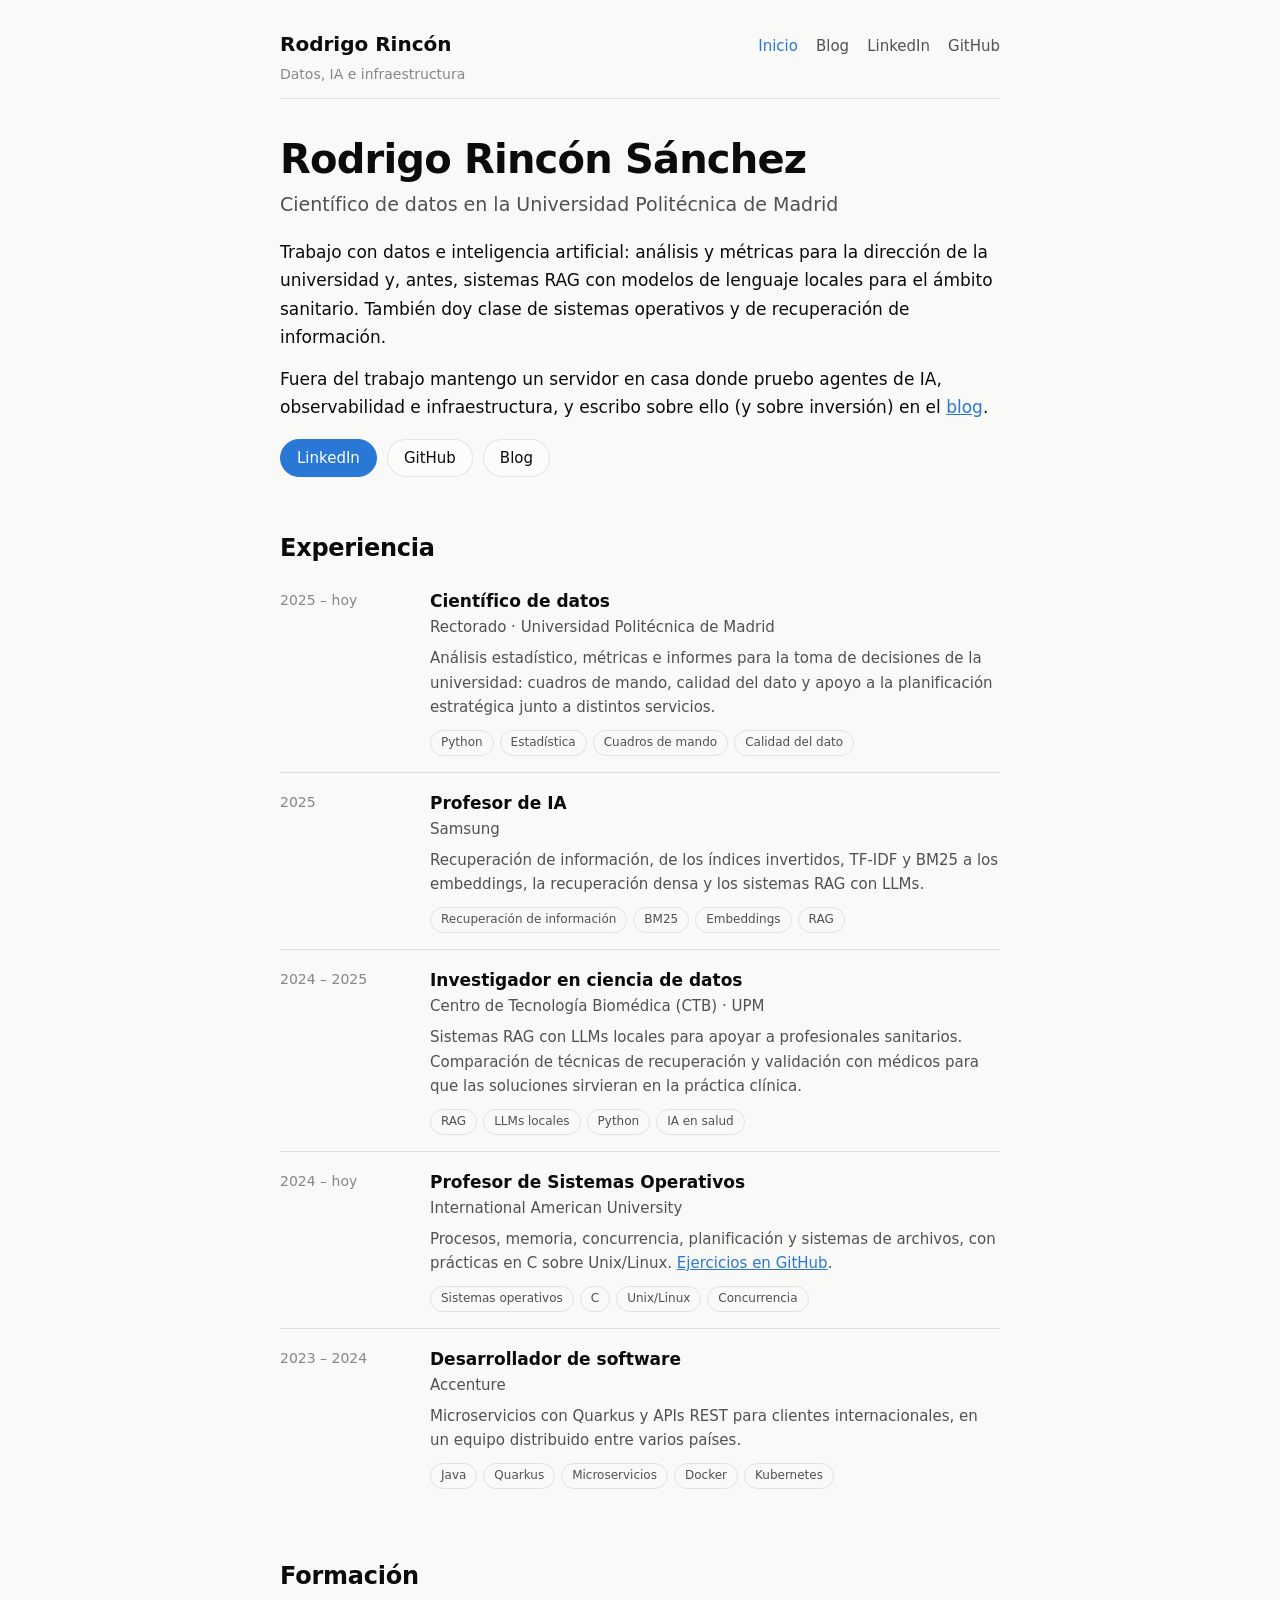
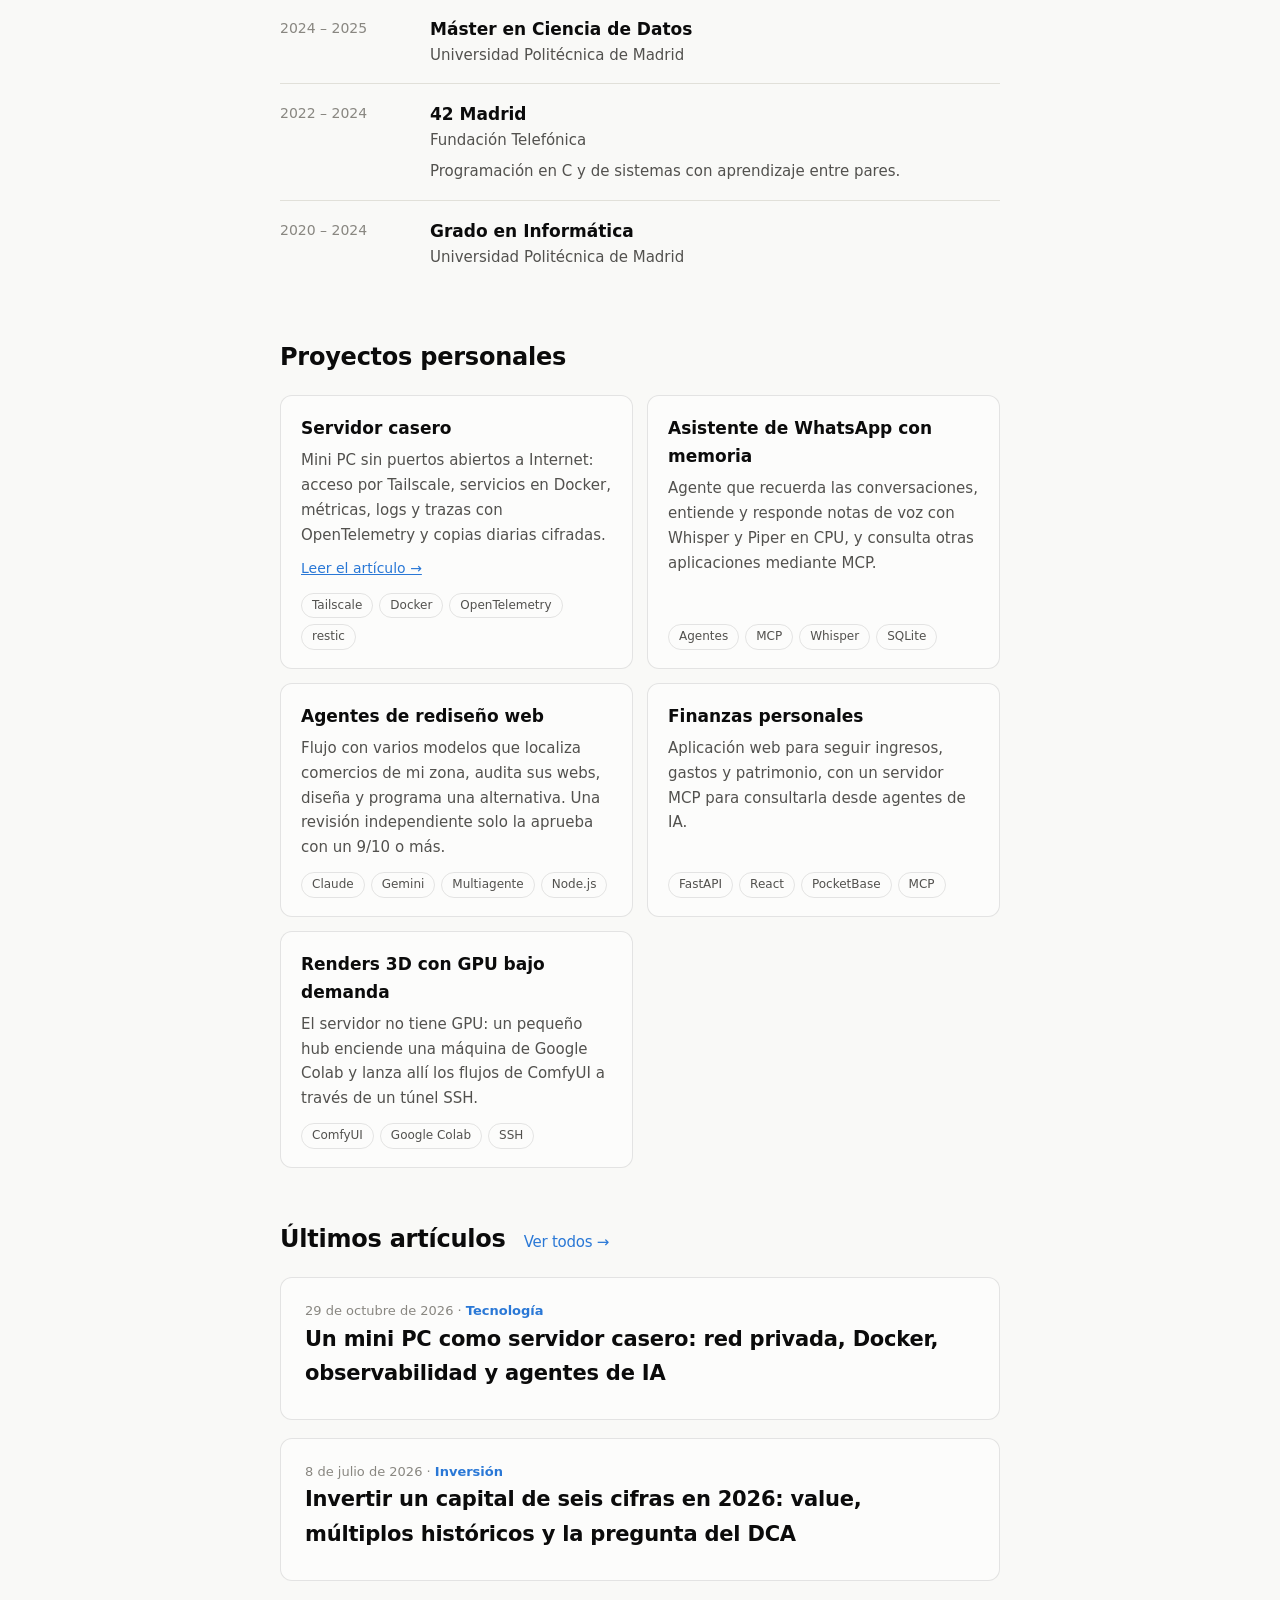
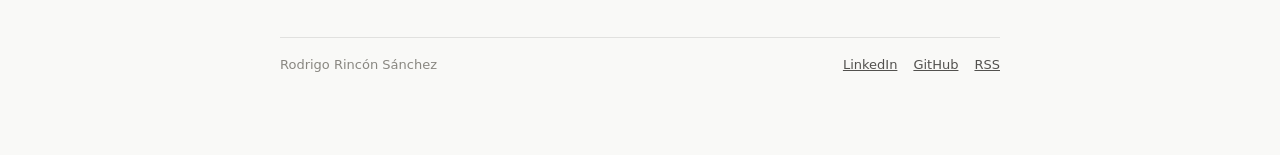
<file: index.html>
<!DOCTYPE html>
<html lang="es">
<head>
<meta charset="utf-8">
<meta name="viewport" content="width=device-width, initial-scale=1">
<title>Rodrigo Rincón Sánchez · Datos, IA e infraestructura</title>
<meta name="description" content="Científico de datos en la Universidad Politécnica de Madrid. Datos, IA, recuperación de información e infraestructura; profesor de sistemas operativos.">
<link rel="canonical" href="https://gito333.github.io/">
<link rel="icon" href="assets/favicon.svg" type="image/svg+xml">
<link rel="alternate" type="application/rss+xml" title="Rodrigo Rincón Sánchez · Blog" href="feed.xml">
<meta property="og:type" content="profile">
<meta property="og:site_name" content="Rodrigo Rincón Sánchez">
<meta property="og:locale" content="es_ES">
<meta property="og:title" content="Rodrigo Rincón Sánchez · Datos, IA e infraestructura">
<meta property="og:description" content="Científico de datos en la Universidad Politécnica de Madrid. Datos, IA, recuperación de información e infraestructura; profesor de sistemas operativos.">
<meta property="og:url" content="https://gito333.github.io/">
<meta property="og:image" content="https://gito333.github.io/assets/og/default.png?v=2">
<meta property="og:image:width" content="1200">
<meta property="og:image:height" content="627">
<meta property="profile:first_name" content="Rodrigo">
<meta property="profile:last_name" content="Rincón Sánchez">
<meta name="twitter:card" content="summary_large_image">
<script type="application/ld+json">
{
  "@context": "https://schema.org",
  "@type": "Person",
  "name": "Rodrigo Rincón Sánchez",
  "jobTitle": "Científico de datos",
  "worksFor": {"@type": "Organization", "name": "Universidad Politécnica de Madrid"},
  "url": "https://gito333.github.io/",
  "sameAs": ["https://www.linkedin.com/in/rodrigorinconsanchez/", "https://github.com/gito333"]
}
</script>
<link rel="stylesheet" href="assets/blog.css">
</head>
<body>
<div class="wrap">

<header class="site">
  <div>
    <a class="brand" href="./">Rodrigo Rincón</a>
    <div class="tagline">Datos, IA e infraestructura</div>
  </div>
  <nav>
    <a href="./" aria-current="page">Inicio</a>
    <a href="blog/">Blog</a>
    <a href="https://www.linkedin.com/in/rodrigorinconsanchez/">LinkedIn</a>
    <a href="https://github.com/gito333">GitHub</a>
  </nav>
</header>

<main>

<section class="hero">
  <h1>Rodrigo Rincón Sánchez</h1>
  <p class="role">Científico de datos en la Universidad Politécnica de Madrid</p>
  <p>Trabajo con datos e inteligencia artificial: análisis y métricas para la
  dirección de la universidad y, antes, sistemas RAG con modelos de lenguaje
  locales para el ámbito sanitario. También doy clase de sistemas operativos y
  de recuperación de información.</p>
  <p>Fuera del trabajo mantengo un servidor en casa donde pruebo agentes de IA,
  observabilidad e infraestructura, y escribo sobre ello (y sobre inversión) en
  el <a href="blog/">blog</a>.</p>
  <div class="links-row">
    <a class="primary" href="https://www.linkedin.com/in/rodrigorinconsanchez/">LinkedIn</a>
    <a href="https://github.com/gito333">GitHub</a>
    <a href="blog/">Blog</a>
  </div>
</section>

<section class="block" id="experiencia">
  <h2>Experiencia</h2>
  <ul class="timeline">
    <li>
      <div class="when">2025 – hoy</div>
      <div>
        <h3>Científico de datos</h3>
        <div class="org">Rectorado · Universidad Politécnica de Madrid</div>
        <p>Análisis estadístico, métricas e informes para la toma de decisiones
        de la universidad: cuadros de mando, calidad del dato y apoyo a la
        planificación estratégica junto a distintos servicios.</p>
        <div class="chips"><span>Python</span><span>Estadística</span><span>Cuadros de mando</span><span>Calidad del dato</span></div>
      </div>
    </li>
    <li>
      <div class="when">2025</div>
      <div>
        <h3>Profesor de IA</h3>
        <div class="org">Samsung</div>
        <p>Recuperación de información, de los índices invertidos, TF-IDF y BM25
        a los embeddings, la recuperación densa y los sistemas RAG con LLMs.</p>
        <div class="chips"><span>Recuperación de información</span><span>BM25</span><span>Embeddings</span><span>RAG</span></div>
      </div>
    </li>
    <li>
      <div class="when">2024 – 2025</div>
      <div>
        <h3>Investigador en ciencia de datos</h3>
        <div class="org">Centro de Tecnología Biomédica (CTB) · UPM</div>
        <p>Sistemas RAG con LLMs locales para apoyar a profesionales sanitarios.
        Comparación de técnicas de recuperación y validación con médicos para que
        las soluciones sirvieran en la práctica clínica.</p>
        <div class="chips"><span>RAG</span><span>LLMs locales</span><span>Python</span><span>IA en salud</span></div>
      </div>
    </li>
    <li>
      <div class="when">2024 – hoy</div>
      <div>
        <h3>Profesor de Sistemas Operativos</h3>
        <div class="org">International American University</div>
        <p>Procesos, memoria, concurrencia, planificación y sistemas de archivos,
        con prácticas en C sobre Unix/Linux.
        <a href="https://github.com/gito333/iau-exercises">Ejercicios en GitHub</a>.</p>
        <div class="chips"><span>Sistemas operativos</span><span>C</span><span>Unix/Linux</span><span>Concurrencia</span></div>
      </div>
    </li>
    <li>
      <div class="when">2023 – 2024</div>
      <div>
        <h3>Desarrollador de software</h3>
        <div class="org">Accenture</div>
        <p>Microservicios con Quarkus y APIs REST para clientes internacionales,
        en un equipo distribuido entre varios países.</p>
        <div class="chips"><span>Java</span><span>Quarkus</span><span>Microservicios</span><span>Docker</span><span>Kubernetes</span></div>
      </div>
    </li>
  </ul>
</section>

<section class="block" id="formacion">
  <h2>Formación</h2>
  <ul class="timeline">
    <li>
      <div class="when">2024 – 2025</div>
      <div>
        <h3>Máster en Ciencia de Datos</h3>
        <div class="org">Universidad Politécnica de Madrid</div>
      </div>
    </li>
    <li>
      <div class="when">2022 – 2024</div>
      <div>
        <h3>42 Madrid</h3>
        <div class="org">Fundación Telefónica</div>
        <p>Programación en C y de sistemas con aprendizaje entre pares.</p>
      </div>
    </li>
    <li>
      <div class="when">2020 – 2024</div>
      <div>
        <h3>Grado en Informática</h3>
        <div class="org">Universidad Politécnica de Madrid</div>
      </div>
    </li>
  </ul>
</section>

<section class="block" id="proyectos">
  <h2>Proyectos personales</h2>
  <div class="projects">
    <div class="project">
      <h3>Servidor casero</h3>
      <p>Mini PC sin puertos abiertos a Internet: acceso por Tailscale, servicios
      en Docker, métricas, logs y trazas con OpenTelemetry y copias diarias
      cifradas.</p>
      <div class="more"><a href="posts/servidor-casero/">Leer el artículo →</a></div>
      <div class="chips"><span>Tailscale</span><span>Docker</span><span>OpenTelemetry</span><span>restic</span></div>
    </div>
    <div class="project">
      <h3>Asistente de WhatsApp con memoria</h3>
      <p>Agente que recuerda las conversaciones, entiende y responde notas de voz
      con Whisper y Piper en CPU, y consulta otras aplicaciones mediante MCP.</p>
      <div class="chips"><span>Agentes</span><span>MCP</span><span>Whisper</span><span>SQLite</span></div>
    </div>
    <div class="project">
      <h3>Agentes de rediseño web</h3>
      <p>Flujo con varios modelos que localiza comercios de mi zona, audita sus
      webs, diseña y programa una alternativa. Una revisión independiente solo la
      aprueba con un 9/10 o más.</p>
      <div class="chips"><span>Claude</span><span>Gemini</span><span>Multiagente</span><span>Node.js</span></div>
    </div>
    <div class="project">
      <h3>Finanzas personales</h3>
      <p>Aplicación web para seguir ingresos, gastos y patrimonio, con un
      servidor MCP para consultarla desde agentes de IA.</p>
      <div class="chips"><span>FastAPI</span><span>React</span><span>PocketBase</span><span>MCP</span></div>
    </div>
    <div class="project">
      <h3>Renders 3D con GPU bajo demanda</h3>
      <p>El servidor no tiene GPU: un pequeño hub enciende una máquina de Google
      Colab y lanza allí los flujos de ComfyUI a través de un túnel SSH.</p>
      <div class="chips"><span>ComfyUI</span><span>Google Colab</span><span>SSH</span></div>
    </div>
  </div>
</section>

<section class="block" id="articulos">
  <h2>Últimos artículos <a href="blog/">Ver todos →</a></h2>

  <a class="post-card" href="posts/servidor-casero/">
    <div class="date">29 de octubre de 2026 · <span class="tag">Tecnología</span></div>
    <h2>Un mini PC como servidor casero: red privada, Docker, observabilidad y agentes de IA</h2>
  </a>

  <a class="post-card" href="posts/value-multiplos-dca/">
    <div class="date">8 de julio de 2026 · <span class="tag">Inversión</span></div>
    <h2>Invertir un capital de seis cifras en 2026: value, múltiplos históricos y la pregunta del DCA</h2>
  </a>
</section>

</main>

<footer class="site">
  <span>Rodrigo Rincón Sánchez</span>
  <span class="links">
    <a href="https://www.linkedin.com/in/rodrigorinconsanchez/">LinkedIn</a>
    <a href="https://github.com/gito333">GitHub</a>
    <a href="feed.xml">RSS</a>
  </span>
</footer>

</div>
</body>
</html>
</file>
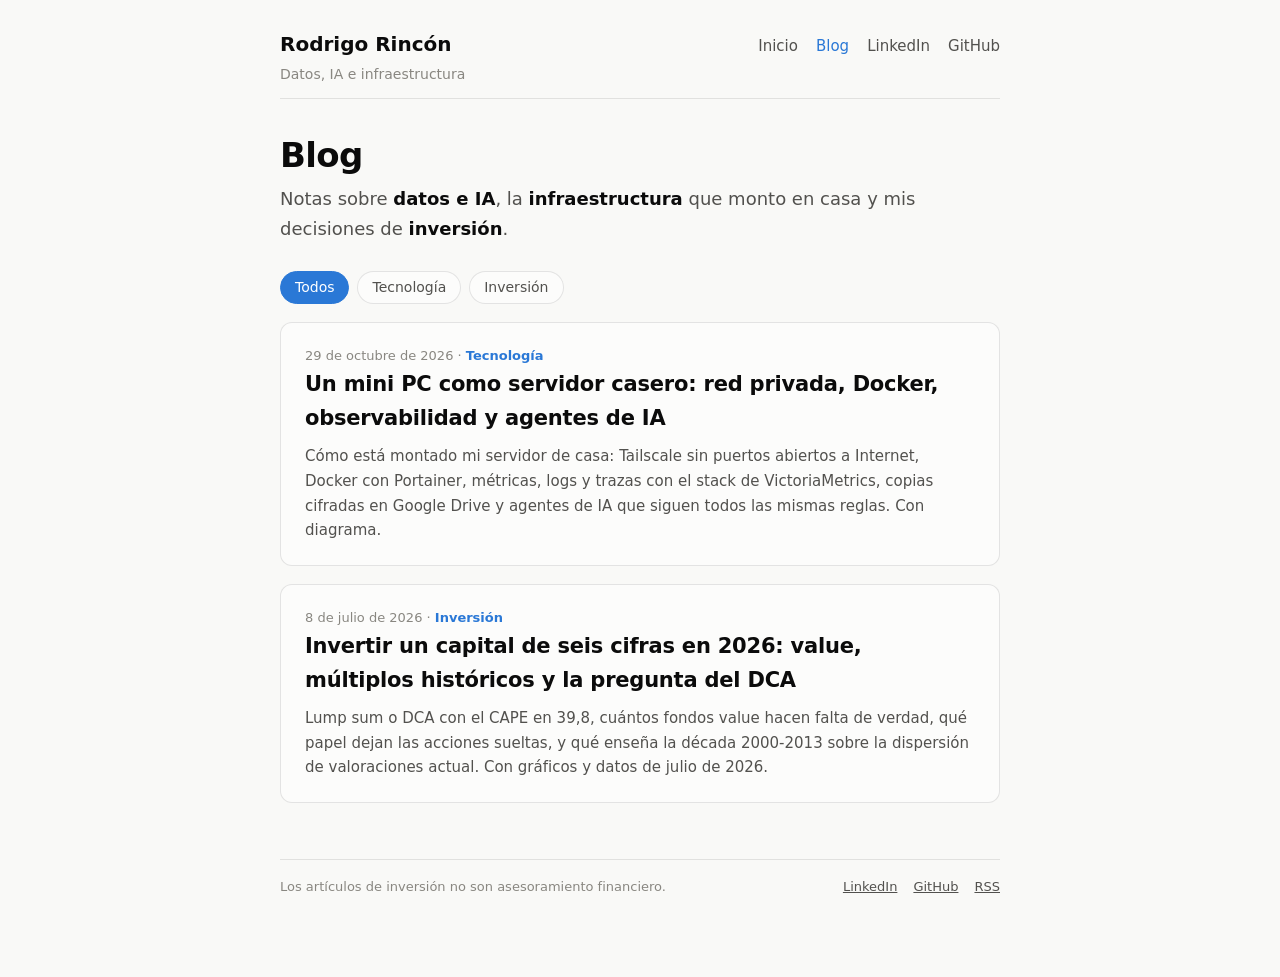
<file: blog/index.html>
<!DOCTYPE html>
<html lang="es">
<head>
<meta charset="utf-8">
<meta name="viewport" content="width=device-width, initial-scale=1">
<title>Blog · Rodrigo Rincón Sánchez</title>
<meta name="description" content="Notas sobre datos, IA, la infraestructura que monto en casa y mis decisiones de inversión.">
<link rel="canonical" href="https://gito333.github.io/blog/">
<link rel="icon" href="../assets/favicon.svg" type="image/svg+xml">
<link rel="alternate" type="application/rss+xml" title="Rodrigo Rincón Sánchez · Blog" href="../feed.xml">
<meta property="og:type" content="website">
<meta property="og:site_name" content="Rodrigo Rincón Sánchez">
<meta property="og:locale" content="es_ES">
<meta property="og:title" content="Blog · Rodrigo Rincón Sánchez">
<meta property="og:description" content="Notas sobre datos, IA, la infraestructura que monto en casa y mis decisiones de inversión.">
<meta property="og:url" content="https://gito333.github.io/blog/">
<meta property="og:image" content="https://gito333.github.io/assets/og/default.png?v=2">
<meta property="og:image:width" content="1200">
<meta property="og:image:height" content="627">
<meta name="twitter:card" content="summary_large_image">
<link rel="stylesheet" href="../assets/blog.css">
</head>
<body>
<div class="wrap">

<header class="site">
  <div>
    <a class="brand" href="../">Rodrigo Rincón</a>
    <div class="tagline">Datos, IA e infraestructura</div>
  </div>
  <nav>
    <a href="../">Inicio</a>
    <a href="../blog/" aria-current="page">Blog</a>
    <a href="https://www.linkedin.com/in/rodrigorinconsanchez/">LinkedIn</a>
    <a href="https://github.com/gito333">GitHub</a>
  </nav>
</header>

<main>
  <h1>Blog</h1>
  <p class="intro">Notas sobre <strong>datos e IA</strong>, la
  <strong>infraestructura</strong> que monto en casa y mis decisiones de
  <strong>inversión</strong>.</p>

  <div class="filters" hidden>
    <button type="button" data-filter="" aria-pressed="true">Todos</button>
    <button type="button" data-filter="tecnologia" aria-pressed="false">Tecnología</button>
    <button type="button" data-filter="inversion" aria-pressed="false">Inversión</button>
  </div>

  <a class="post-card" data-tag="tecnologia" href="../posts/servidor-casero/">
    <div class="date">29 de octubre de 2026 · <span class="tag">Tecnología</span></div>
    <h2>Un mini PC como servidor casero: red privada, Docker, observabilidad y agentes de IA</h2>
    <p>Cómo está montado mi servidor de casa: Tailscale sin puertos abiertos a
    Internet, Docker con Portainer, métricas, logs y trazas con el stack de
    VictoriaMetrics, copias cifradas en Google Drive y agentes de IA que
    siguen todos las mismas reglas. Con diagrama.</p>
  </a>

  <a class="post-card" data-tag="inversion" href="../posts/value-multiplos-dca/">
    <div class="date">8 de julio de 2026 · <span class="tag">Inversión</span></div>
    <h2>Invertir un capital de seis cifras en 2026: value, múltiplos históricos y la pregunta del DCA</h2>
    <p>Lump sum o DCA con el CAPE en 39,8, cuántos fondos value hacen falta de
    verdad, qué papel dejan las acciones sueltas, y qué enseña la década
    2000-2013 sobre la dispersión de valoraciones actual. Con gráficos y datos
    de julio de 2026.</p>
  </a>
</main>

<footer class="site">
  <span>Los artículos de inversión no son asesoramiento financiero.</span>
  <span class="links">
    <a href="https://www.linkedin.com/in/rodrigorinconsanchez/">LinkedIn</a>
    <a href="https://github.com/gito333">GitHub</a>
    <a href="../feed.xml">RSS</a>
  </span>
</footer>

</div>
<script>
(function () {
  var bar = document.querySelector(".filters");
  var buttons = bar.querySelectorAll("button");
  var cards = document.querySelectorAll(".post-card");
  bar.hidden = false;
  bar.addEventListener("click", function (e) {
    var btn = e.target.closest("button");
    if (!btn) return;
    var tag = btn.dataset.filter;
    buttons.forEach(function (b) { b.setAttribute("aria-pressed", String(b === btn)); });
    cards.forEach(function (c) { c.hidden = tag !== "" && c.dataset.tag !== tag; });
  });
})();
</script>
</body>
</html>
</file>
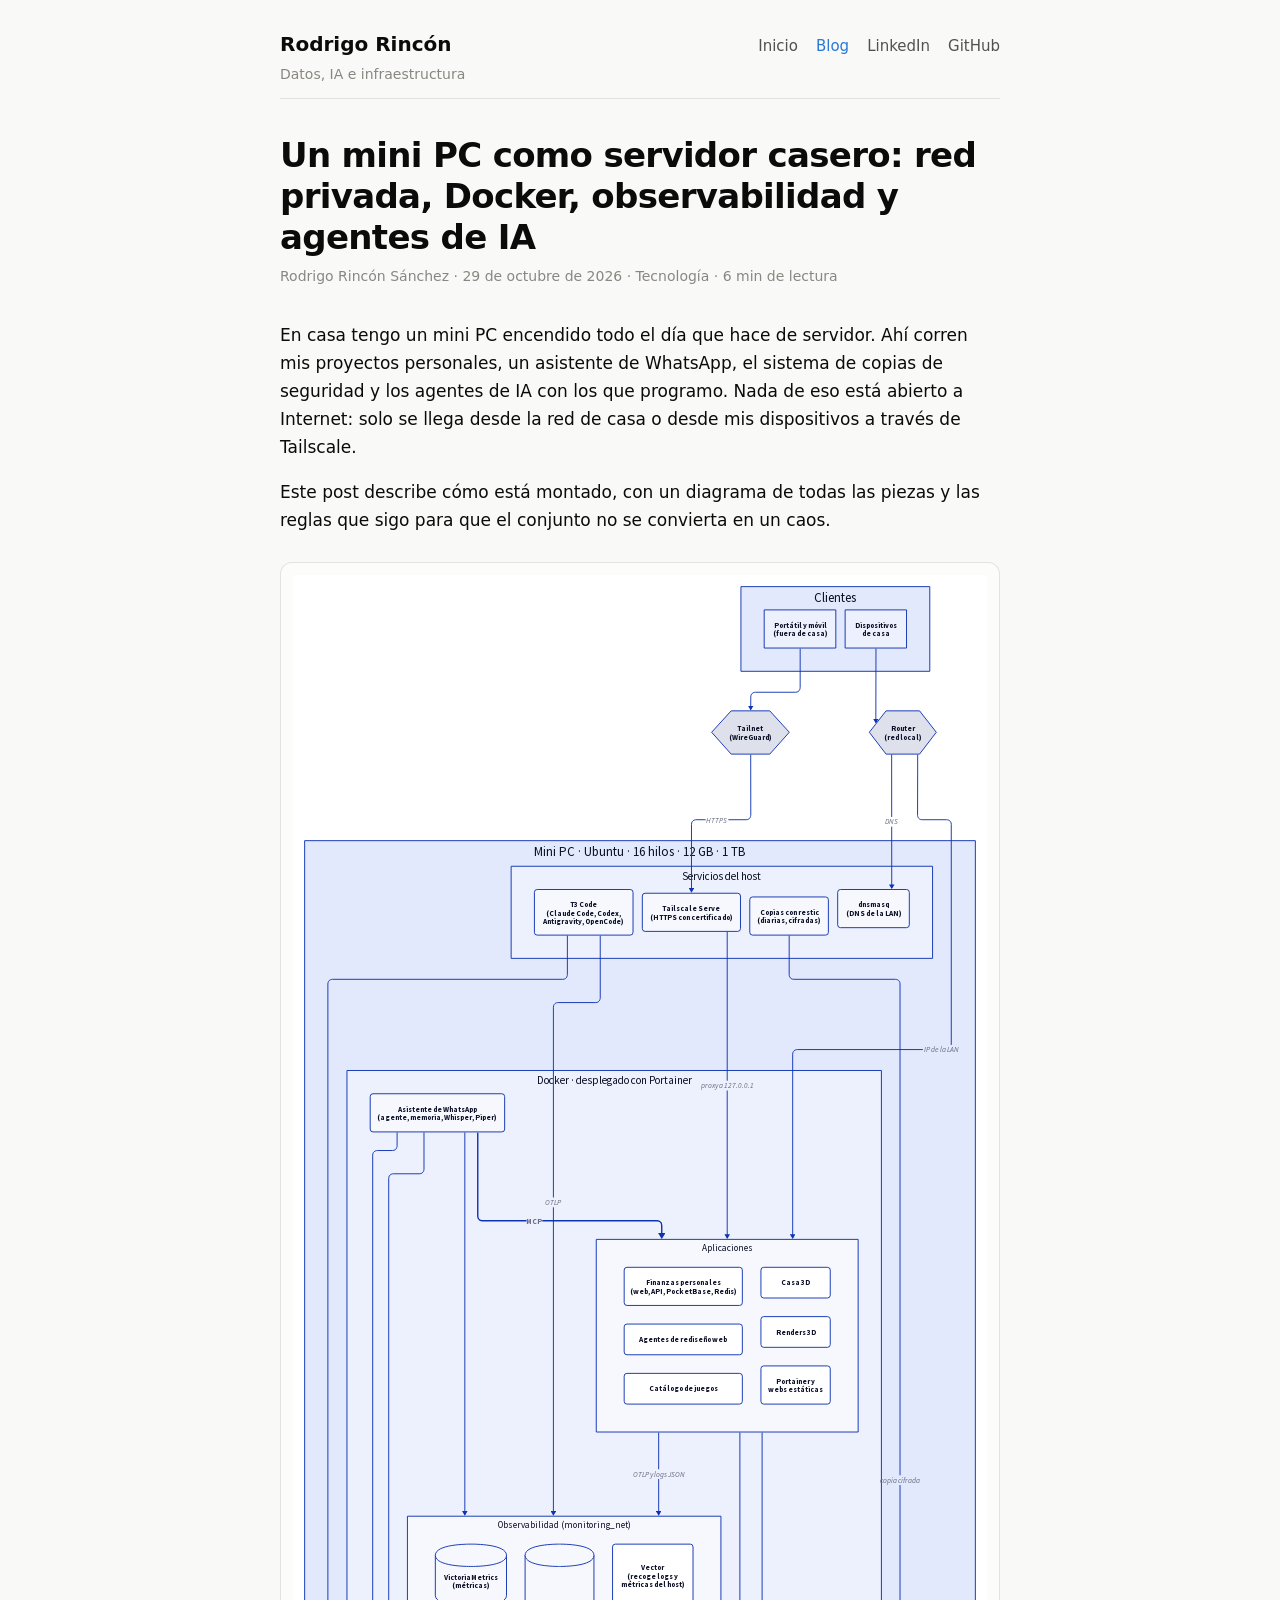
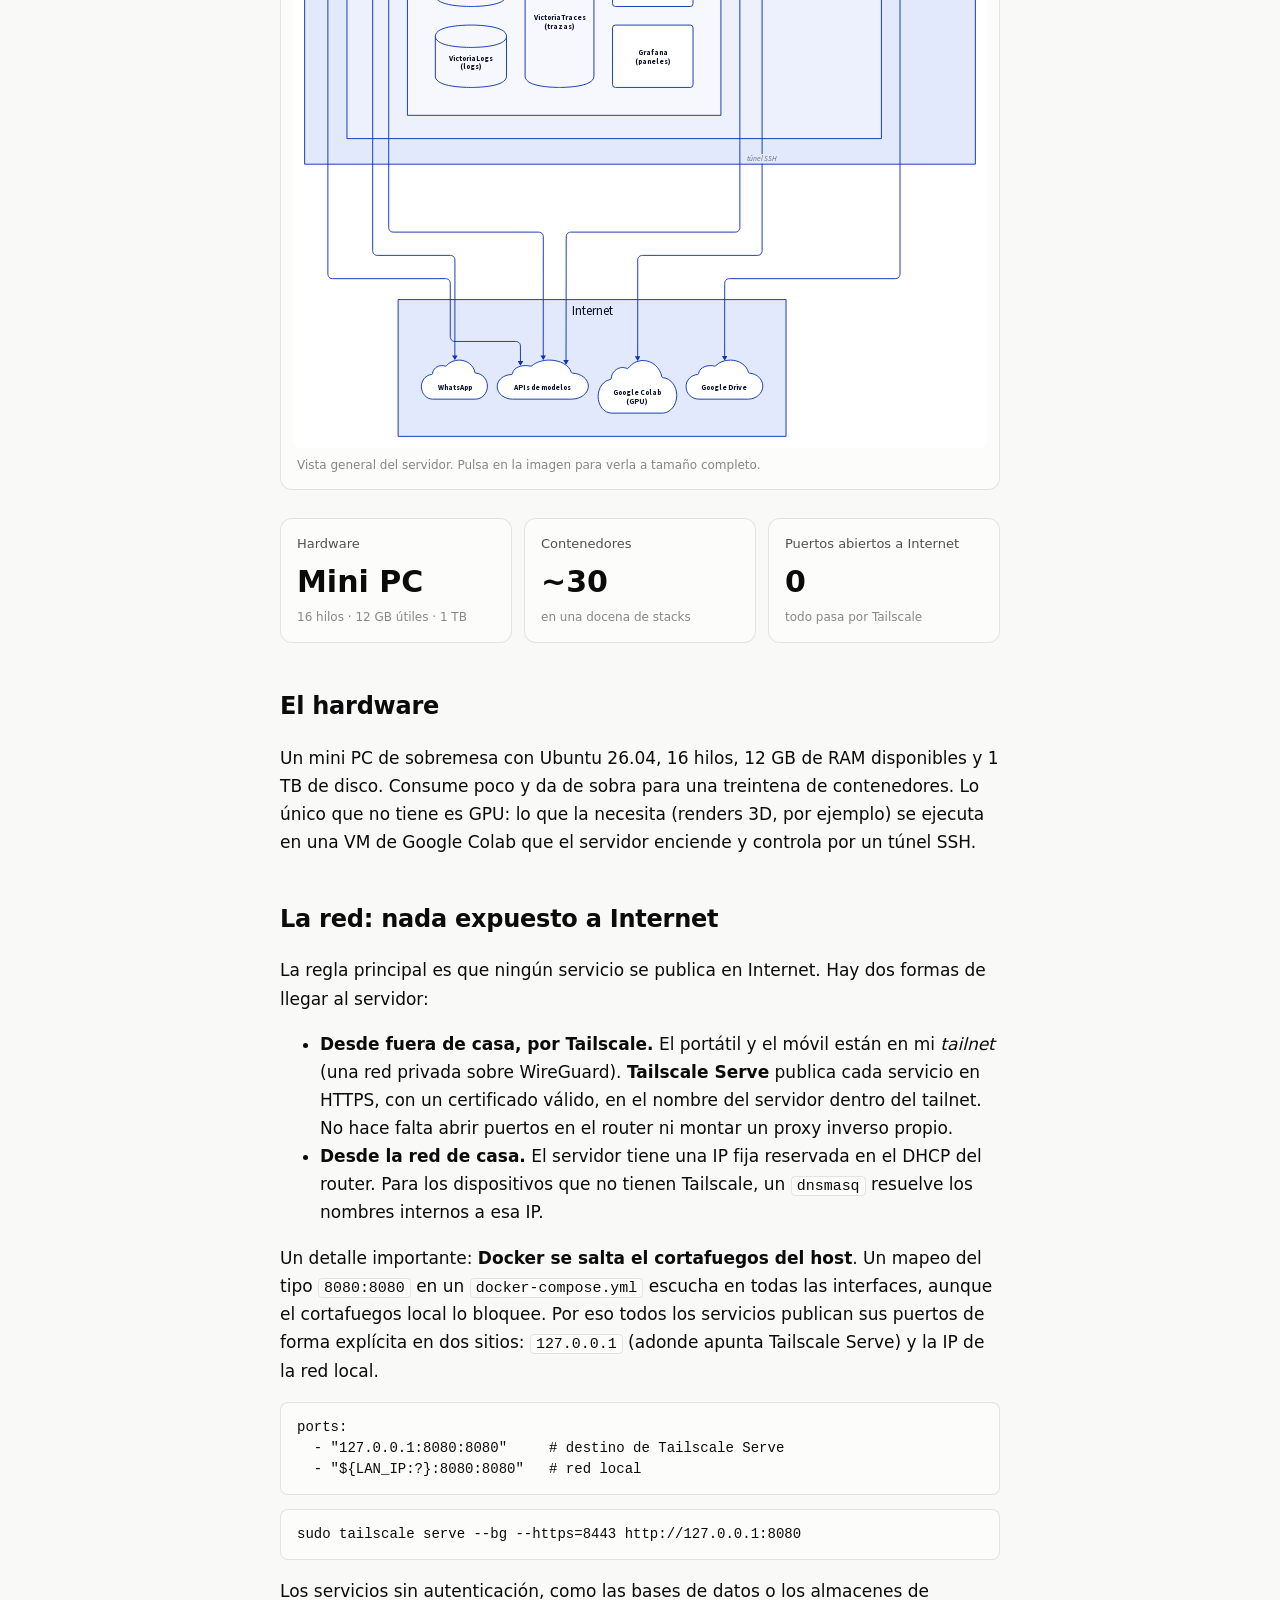
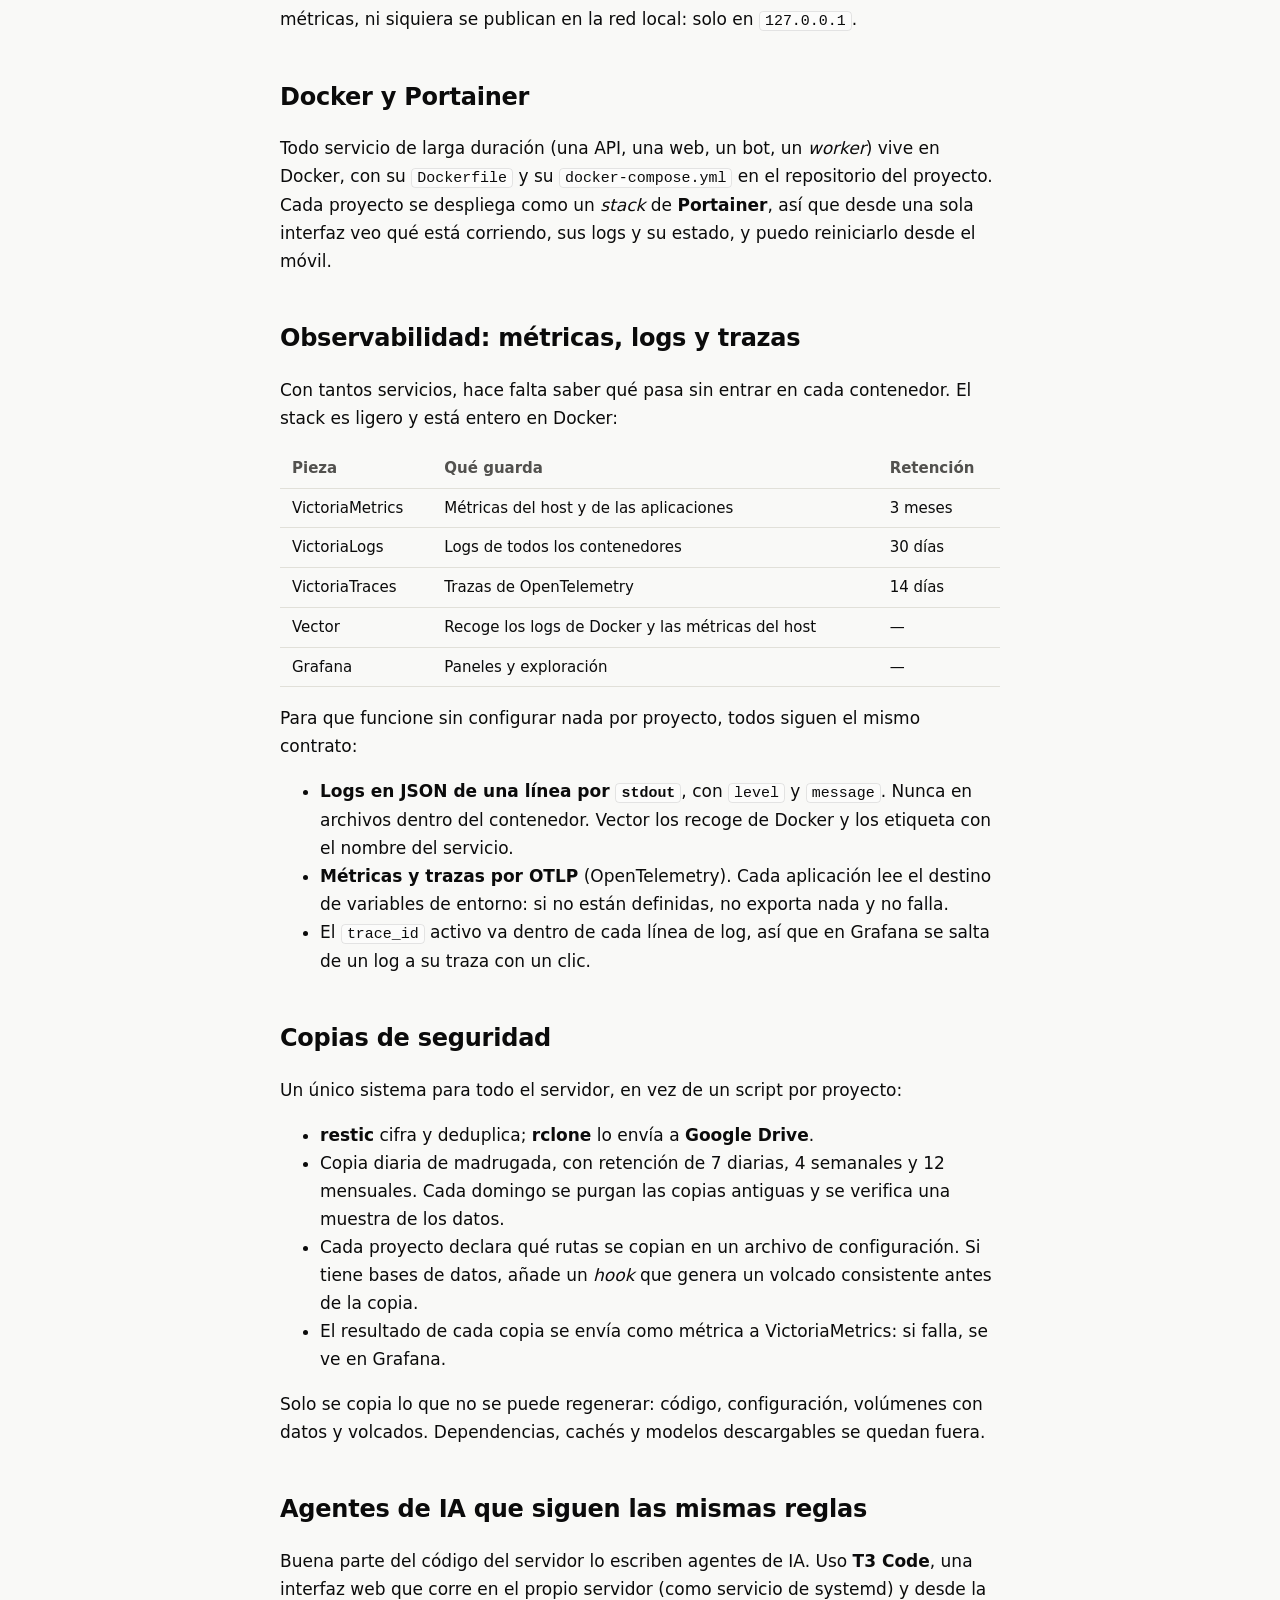
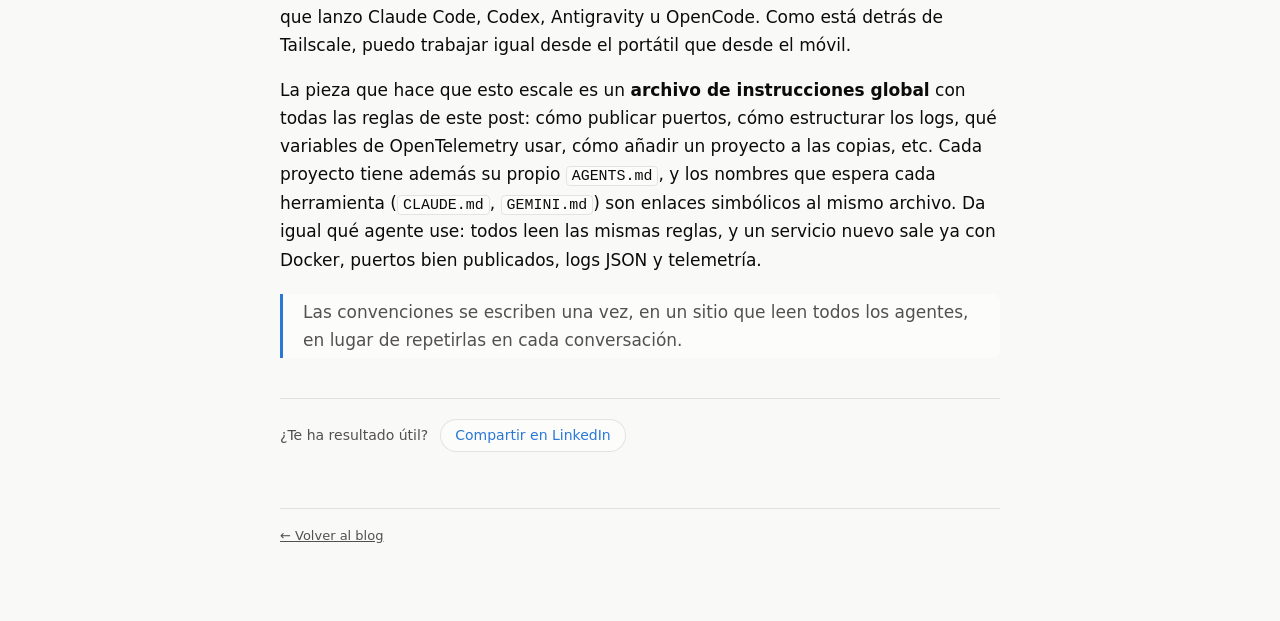
<file: posts/servidor-casero/index.html>
<!DOCTYPE html>
<html lang="es">
<head>
<meta charset="utf-8">
<meta name="viewport" content="width=device-width, initial-scale=1">
<title>Un mini PC como servidor casero: red privada, Docker, observabilidad y agentes de IA</title>
<meta name="description" content="Cómo está montado mi servidor casero: Tailscale sin puertos abiertos, Docker con Portainer, métricas, logs y trazas con VictoriaMetrics, copias cifradas en Google Drive y agentes de IA que siguen las mismas reglas.">
<link rel="canonical" href="https://gito333.github.io/posts/servidor-casero/">
<link rel="icon" href="../../assets/favicon.svg" type="image/svg+xml">
<link rel="alternate" type="application/rss+xml" title="Rodrigo Rincón Sánchez · Blog" href="../../feed.xml">
<meta property="og:type" content="article">
<meta property="og:site_name" content="Rodrigo Rincón Sánchez">
<meta property="og:locale" content="es_ES">
<meta property="og:title" content="Un mini PC como servidor casero: red privada, Docker, observabilidad y agentes de IA">
<meta property="og:description" content="Cómo está montado mi servidor casero: Tailscale sin puertos abiertos, Docker con Portainer, métricas, logs y trazas con VictoriaMetrics, copias cifradas en Google Drive y agentes de IA que siguen las mismas reglas.">
<meta property="og:url" content="https://gito333.github.io/posts/servidor-casero/">
<meta property="og:image" content="https://gito333.github.io/assets/og/servidor-casero.png?v=2">
<meta property="og:image:width" content="1200">
<meta property="og:image:height" content="627">
<meta property="article:author" content="https://www.linkedin.com/in/rodrigorinconsanchez/">
<meta property="article:published_time" content="2026-10-29">
<meta property="article:section" content="Tecnología">
<meta name="twitter:card" content="summary_large_image">
<link rel="stylesheet" href="../../assets/blog.css">
</head>
<body>
<div class="wrap">

<header class="site">
  <div>
    <a class="brand" href="../../">Rodrigo Rincón</a>
    <div class="tagline">Datos, IA e infraestructura</div>
  </div>
  <nav>
    <a href="../../">Inicio</a>
    <a href="../../blog/" aria-current="page">Blog</a>
    <a href="https://www.linkedin.com/in/rodrigorinconsanchez/">LinkedIn</a>
    <a href="https://github.com/gito333">GitHub</a>
  </nav>
</header>

<article>

<h1>Un mini PC como servidor casero: red privada, Docker, observabilidad y agentes de IA</h1>
<div class="meta">Rodrigo Rincón Sánchez · 29 de octubre de 2026 · Tecnología · 6 min de lectura</div>

<p>En casa tengo un mini PC encendido todo el día que hace de servidor. Ahí
corren mis proyectos personales, un asistente de WhatsApp, el sistema de
copias de seguridad y los agentes de IA con los que programo. Nada de eso está abierto a Internet: solo se llega desde la red de
casa o desde mis dispositivos a través de Tailscale.</p>

<p>Este post describe cómo está montado, con un diagrama de todas las piezas y
las reglas que sigo para que el conjunto no se convierta en un caos.</p>

<figure class="diagram">
  <a href="infraestructura.svg"><img src="infraestructura.svg" alt="Diagrama de la infraestructura: los clientes llegan por Tailscale o por la red local al mini PC; en él, los servicios del host (Tailscale Serve, DNS, T3 Code y copias) y Docker con el asistente de WhatsApp conectado por MCP a las aplicaciones y el stack de observabilidad; hacia Internet salen las copias a Google Drive y las llamadas a APIs de modelos, WhatsApp y Google Colab."></a>
  <figcaption>Vista general del servidor. Pulsa en la imagen para verla a tamaño completo.</figcaption>
</figure>

<div class="tiles">
  <div class="tile">
    <div class="label">Hardware</div>
    <div class="value">Mini PC</div>
    <div class="note">16 hilos · 12 GB útiles · 1 TB</div>
  </div>
  <div class="tile">
    <div class="label">Contenedores</div>
    <div class="value">~30</div>
    <div class="note">en una docena de stacks</div>
  </div>
  <div class="tile">
    <div class="label">Puertos abiertos a Internet</div>
    <div class="value">0</div>
    <div class="note">todo pasa por Tailscale</div>
  </div>
</div>

<h2>El hardware</h2>

<p>Un mini PC de sobremesa con Ubuntu 26.04, 16 hilos, 12 GB de RAM
disponibles y 1 TB de disco. Consume poco y da de sobra para una treintena
de contenedores. Lo único que no tiene es GPU: lo que la
necesita (renders 3D, por ejemplo) se ejecuta en una VM de Google Colab que el
servidor enciende y controla por un túnel SSH.</p>

<h2>La red: nada expuesto a Internet</h2>

<p>La regla principal es que ningún servicio se publica en Internet. Hay dos
formas de llegar al servidor:</p>

<ul>
  <li><strong>Desde fuera de casa, por Tailscale.</strong> El portátil y el
  móvil están en mi <em>tailnet</em> (una red privada sobre WireGuard).
  <strong>Tailscale Serve</strong> publica cada servicio en HTTPS, con un
  certificado válido, en el nombre del servidor dentro del tailnet. No hace
  falta abrir puertos en el router ni montar un proxy inverso propio.</li>
  <li><strong>Desde la red de casa.</strong> El servidor tiene una IP fija
  reservada en el DHCP del router. Para los dispositivos que no tienen
  Tailscale, un <code>dnsmasq</code> resuelve los nombres internos a esa IP.</li>
</ul>

<p>Un detalle importante: <strong>Docker se salta el cortafuegos del
host</strong>. Un mapeo del tipo <code>8080:8080</code> en un
<code>docker-compose.yml</code> escucha en todas las interfaces, aunque
el cortafuegos local lo bloquee. Por eso todos los servicios publican sus
puertos de forma explícita en dos sitios: <code>127.0.0.1</code> (adonde
apunta Tailscale Serve) y la IP de la red local.</p>

<pre><code>ports:
  - "127.0.0.1:8080:8080"     # destino de Tailscale Serve
  - "${LAN_IP:?}:8080:8080"   # red local</code></pre>

<pre><code>sudo tailscale serve --bg --https=8443 http://127.0.0.1:8080</code></pre>

<p>Los servicios sin autenticación, como las bases de datos o los almacenes de
métricas, ni siquiera se publican en la red local: solo en
<code>127.0.0.1</code>.</p>

<h2>Docker y Portainer</h2>

<p>Todo servicio de larga duración (una API, una web, un bot, un
<em>worker</em>) vive en Docker, con su <code>Dockerfile</code> y su
<code>docker-compose.yml</code> en el repositorio del proyecto. Cada proyecto
se despliega como un <em>stack</em> de <strong>Portainer</strong>, así que
desde una sola interfaz veo qué está corriendo, sus logs y su estado, y puedo
reiniciarlo desde el móvil.</p>

<h2>Observabilidad: métricas, logs y trazas</h2>

<p>Con tantos servicios, hace falta saber qué pasa sin entrar en cada
contenedor. El stack es ligero y está entero en Docker:</p>

<div class="table-scroll">
<table>
  <thead><tr><th>Pieza</th><th>Qué guarda</th><th>Retención</th></tr></thead>
  <tbody>
    <tr><td>VictoriaMetrics</td><td>Métricas del host y de las aplicaciones</td><td>3 meses</td></tr>
    <tr><td>VictoriaLogs</td><td>Logs de todos los contenedores</td><td>30 días</td></tr>
    <tr><td>VictoriaTraces</td><td>Trazas de OpenTelemetry</td><td>14 días</td></tr>
    <tr><td>Vector</td><td>Recoge los logs de Docker y las métricas del host</td><td>—</td></tr>
    <tr><td>Grafana</td><td>Paneles y exploración</td><td>—</td></tr>
  </tbody>
</table>
</div>

<p>Para que funcione sin configurar nada por proyecto, todos siguen el mismo
contrato:</p>

<ul>
  <li><strong>Logs en JSON de una línea por <code>stdout</code></strong>, con
  <code>level</code> y <code>message</code>. Nunca en archivos dentro del
  contenedor. Vector los recoge de Docker y los etiqueta con el nombre del
  servicio.</li>
  <li><strong>Métricas y trazas por OTLP</strong> (OpenTelemetry). Cada
  aplicación lee el destino de variables de entorno: si no están definidas, no
  exporta nada y no falla.</li>
  <li>El <code>trace_id</code> activo va dentro de cada línea de log, así que
  en Grafana se salta de un log a su traza con un clic.</li>
</ul>

<h2>Copias de seguridad</h2>

<p>Un único sistema para todo el servidor, en vez de un script por
proyecto:</p>

<ul>
  <li><strong>restic</strong> cifra y deduplica; <strong>rclone</strong> lo
  envía a <strong>Google Drive</strong>.</li>
  <li>Copia diaria de madrugada, con retención de 7 diarias, 4 semanales y 12
  mensuales. Cada domingo se purgan las copias antiguas y se verifica una
  muestra de los datos.</li>
  <li>Cada proyecto declara qué rutas se copian en un archivo de
  configuración. Si tiene bases de datos, añade un <em>hook</em> que genera
  un volcado consistente antes de la copia.</li>
  <li>El resultado de cada copia se envía como métrica a VictoriaMetrics: si
  falla, se ve en Grafana.</li>
</ul>

<p>Solo se copia lo que no se puede regenerar: código, configuración,
volúmenes con datos y volcados. Dependencias, cachés y modelos descargables se
quedan fuera.</p>

<h2>Agentes de IA que siguen las mismas reglas</h2>

<p>Buena parte del código del servidor lo escriben agentes de IA. Uso
<strong>T3 Code</strong>, una interfaz web que corre en el propio servidor
(como servicio de systemd) y desde la que lanzo Claude Code, Codex,
Antigravity u OpenCode. Como está detrás de Tailscale, puedo trabajar igual
desde el portátil que desde el móvil.</p>

<p>La pieza que hace que esto escale es un <strong>archivo de instrucciones
global</strong> con todas las reglas de este post: cómo publicar puertos,
cómo estructurar los logs, qué variables de OpenTelemetry usar, cómo añadir un
proyecto a las copias, etc. Cada proyecto tiene además su propio
<code>AGENTS.md</code>, y los nombres que espera cada herramienta
(<code>CLAUDE.md</code>, <code>GEMINI.md</code>) son enlaces simbólicos al
mismo archivo. Da igual qué agente use: todos leen las mismas reglas, y un
servicio nuevo sale ya con Docker, puertos bien publicados, logs JSON y
telemetría.</p>

<blockquote>Las convenciones se escriben una vez, en un sitio que leen todos
los agentes, en lugar de repetirlas en cada conversación.</blockquote>

<div class="share">
  <span>¿Te ha resultado útil?</span>
  <a href="https://www.linkedin.com/sharing/share-offsite/?url=https%3A%2F%2Fgito333.github.io%2Fposts%2Fservidor-casero%2F">Compartir en LinkedIn</a>
</div>

</article>

<footer class="site">
  <a href="../../blog/">← Volver al blog</a>
</footer>

</div>
</body>
</html>
</file>
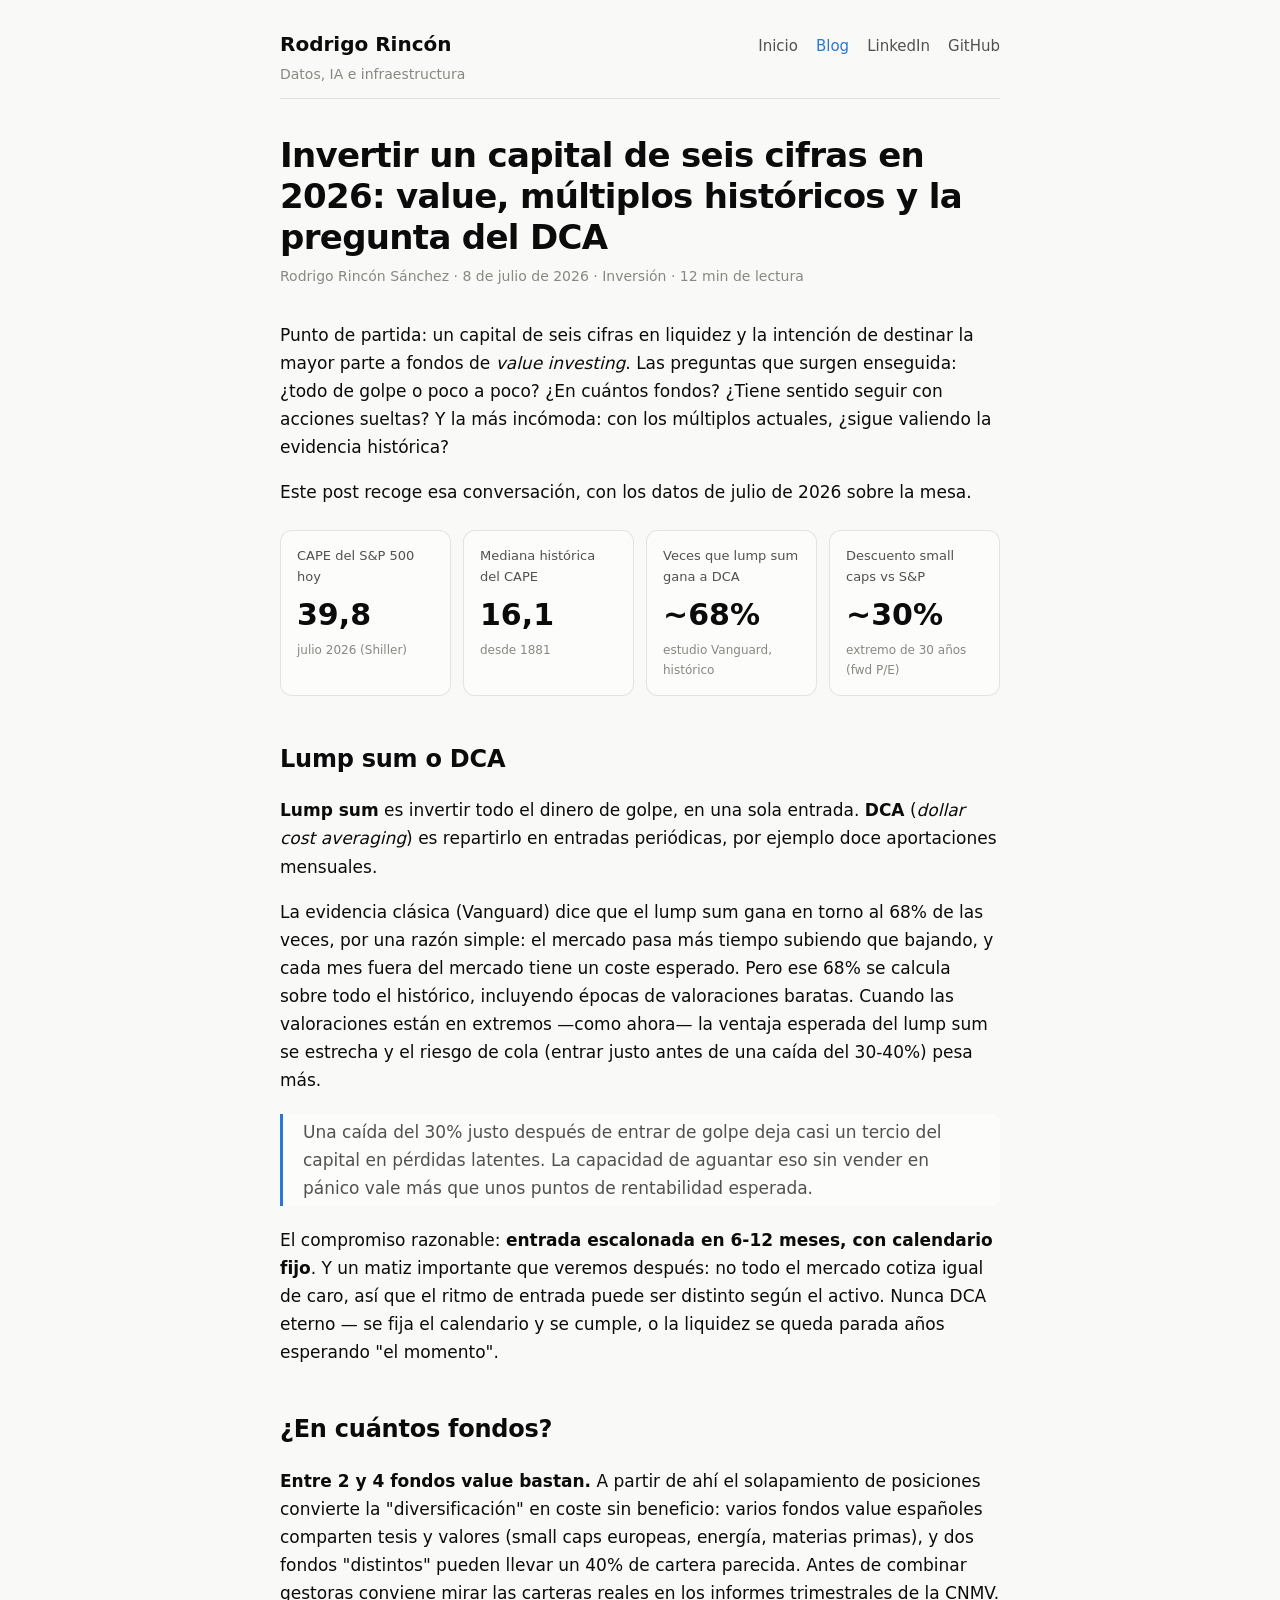
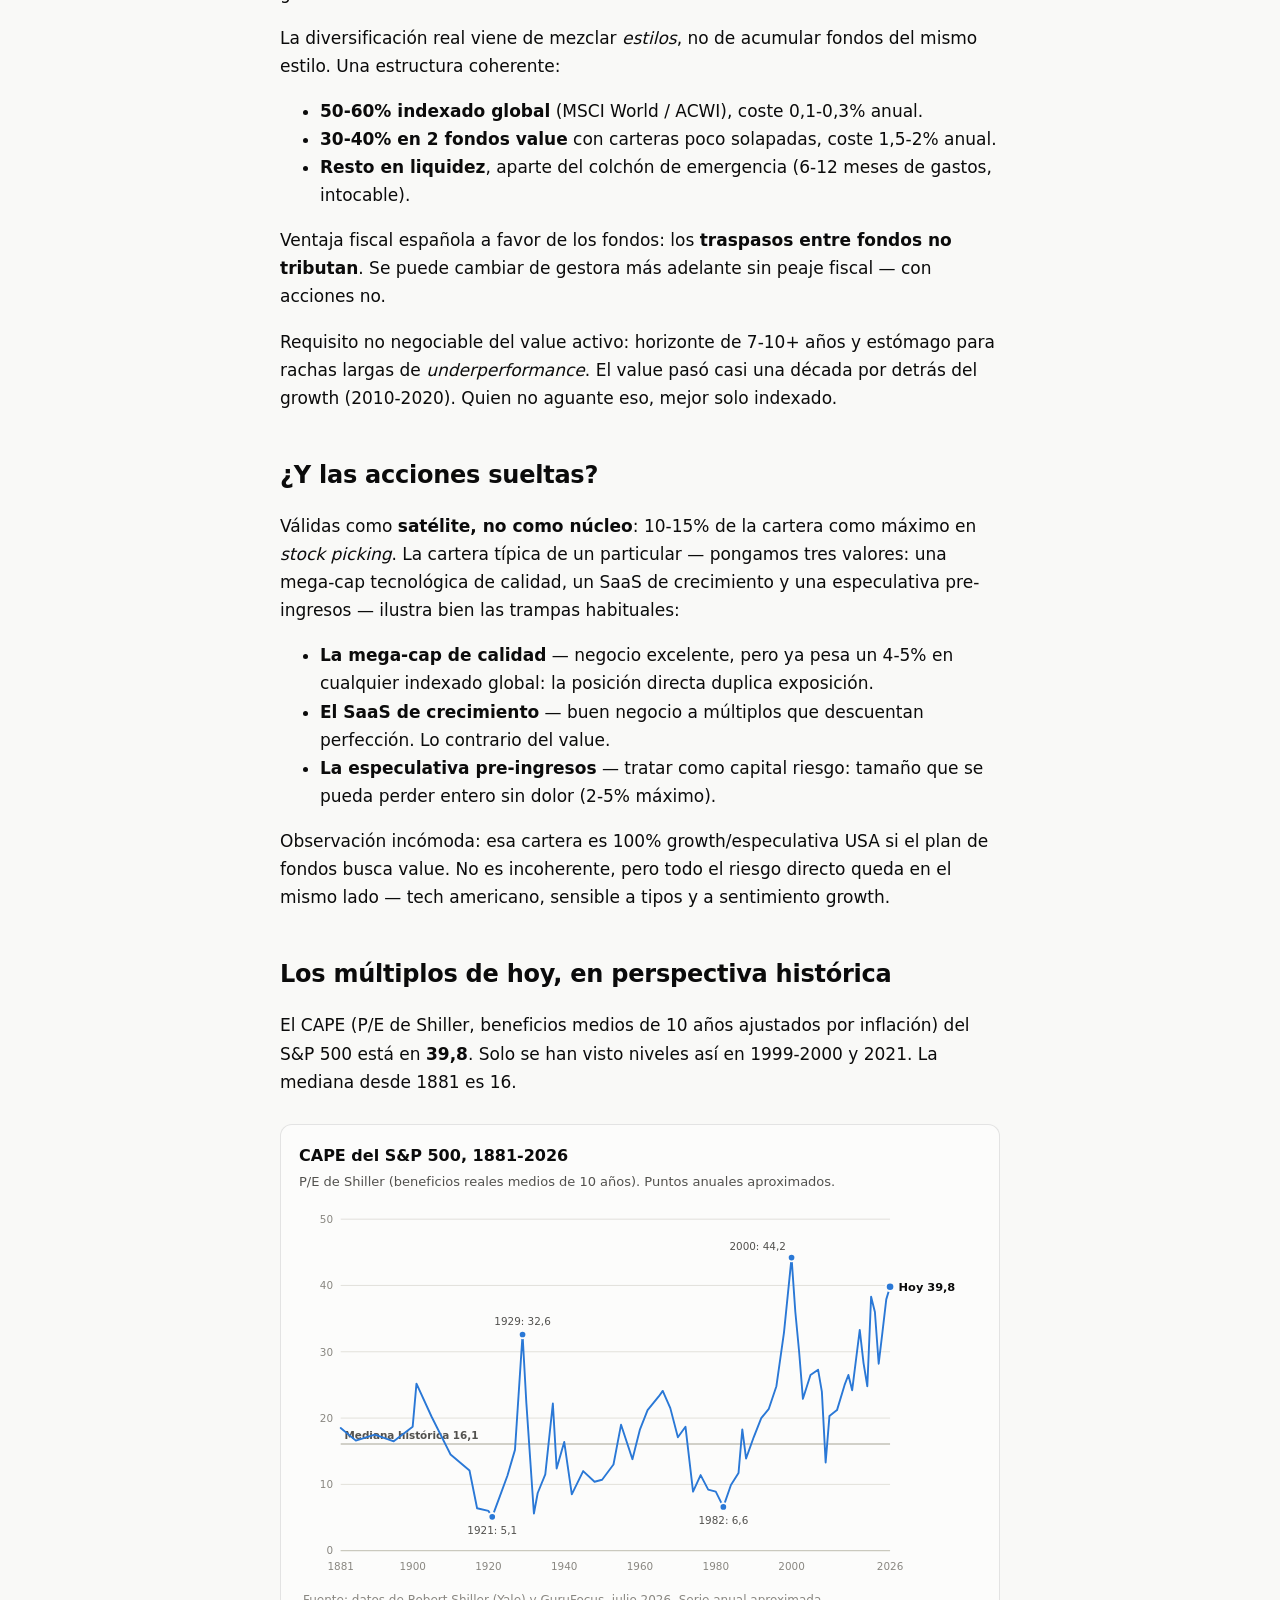
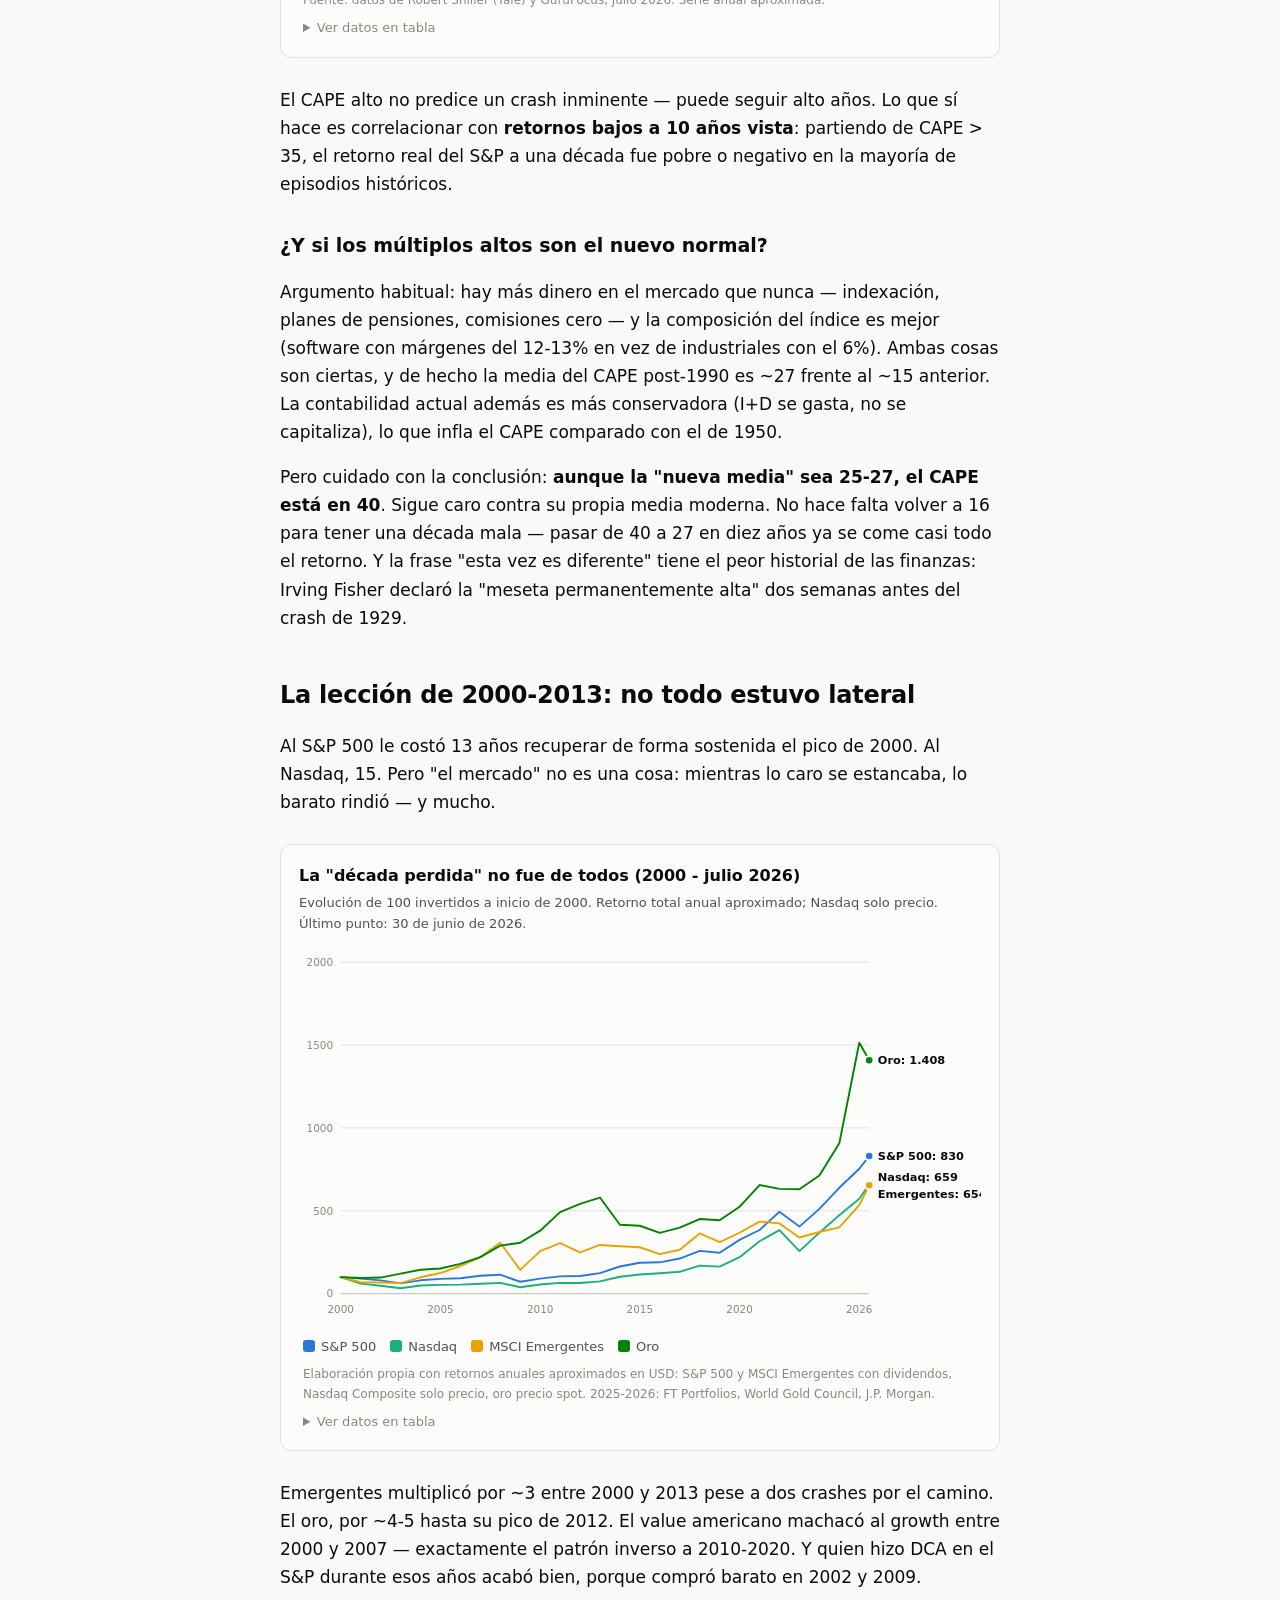
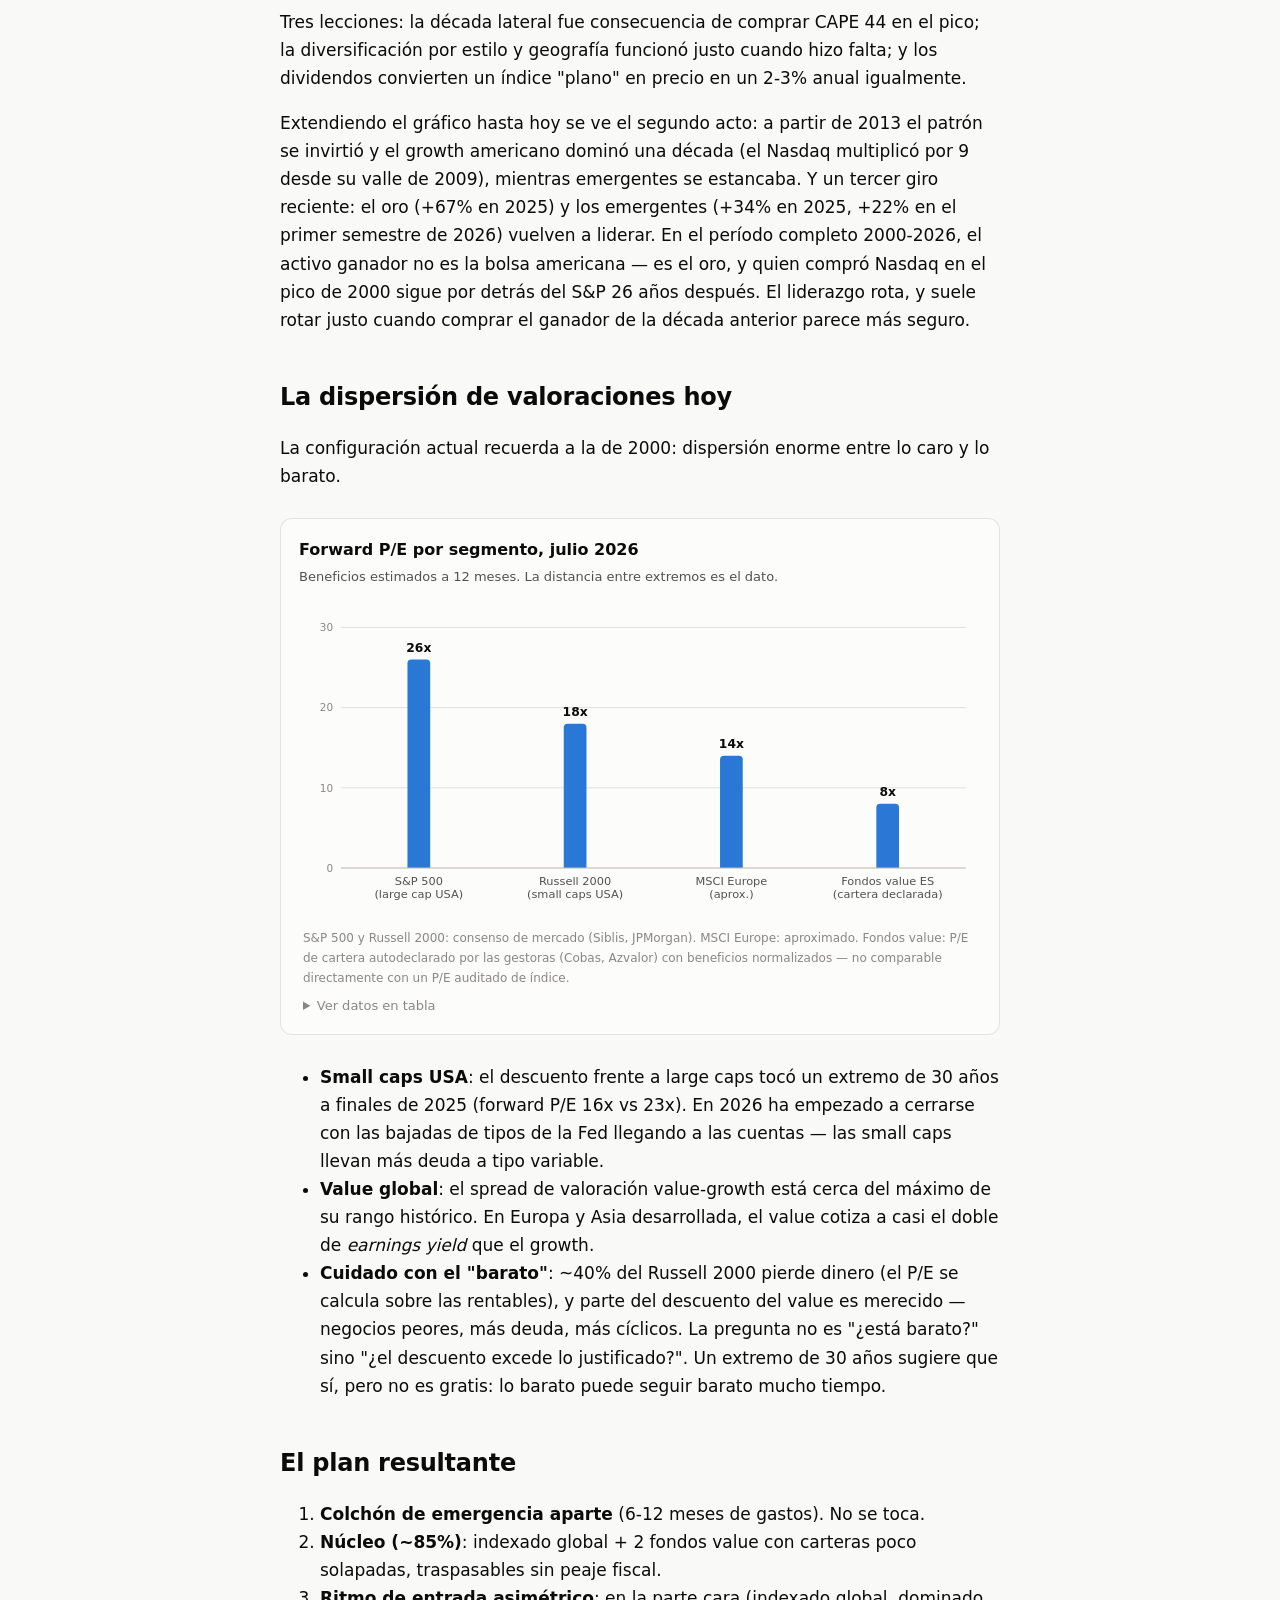
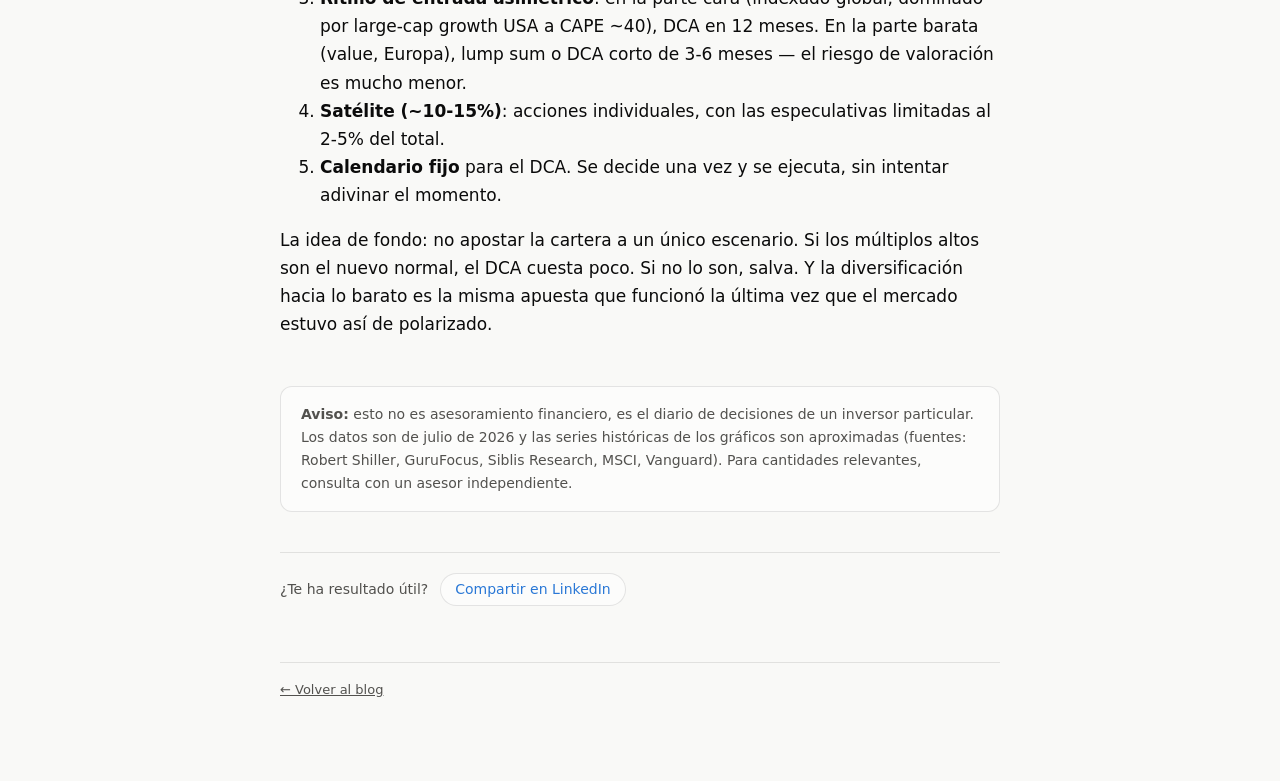
<file: posts/value-multiplos-dca/index.html>
<!DOCTYPE html>
<html lang="es">
<head>
<meta charset="utf-8">
<meta name="viewport" content="width=device-width, initial-scale=1">
<title>Invertir un capital de seis cifras en 2026: value, múltiplos históricos y la pregunta del DCA</title>
<meta name="description" content="Lump sum o DCA con el CAPE en máximos, cuántos fondos value hacen falta, y qué nos enseña la década 2000-2013 sobre la dispersión de valoraciones actual.">
<link rel="canonical" href="https://gito333.github.io/posts/value-multiplos-dca/">
<link rel="icon" href="../../assets/favicon.svg" type="image/svg+xml">
<link rel="alternate" type="application/rss+xml" title="Rodrigo Rincón Sánchez · Blog" href="../../feed.xml">
<meta property="og:type" content="article">
<meta property="og:site_name" content="Rodrigo Rincón Sánchez">
<meta property="og:locale" content="es_ES">
<meta property="og:title" content="Invertir un capital de seis cifras en 2026: value, múltiplos históricos y la pregunta del DCA">
<meta property="og:description" content="Lump sum o DCA con el CAPE en máximos, cuántos fondos value hacen falta, y qué nos enseña la década 2000-2013 sobre la dispersión de valoraciones actual.">
<meta property="og:url" content="https://gito333.github.io/posts/value-multiplos-dca/">
<meta property="og:image" content="https://gito333.github.io/assets/og/value-multiplos-dca.png?v=2">
<meta property="og:image:width" content="1200">
<meta property="og:image:height" content="627">
<meta property="article:author" content="https://www.linkedin.com/in/rodrigorinconsanchez/">
<meta property="article:published_time" content="2026-07-08">
<meta property="article:section" content="Inversión">
<meta name="twitter:card" content="summary_large_image">
<link rel="stylesheet" href="../../assets/blog.css">
</head>
<body>
<div class="wrap">

<header class="site">
  <div>
    <a class="brand" href="../../">Rodrigo Rincón</a>
    <div class="tagline">Datos, IA e infraestructura</div>
  </div>
  <nav>
    <a href="../../">Inicio</a>
    <a href="../../blog/" aria-current="page">Blog</a>
    <a href="https://www.linkedin.com/in/rodrigorinconsanchez/">LinkedIn</a>
    <a href="https://github.com/gito333">GitHub</a>
  </nav>
</header>

<article>

<h1>Invertir un capital de seis cifras en 2026: value, múltiplos históricos y la pregunta del DCA</h1>
<div class="meta">Rodrigo Rincón Sánchez · 8 de julio de 2026 · Inversión · 12 min de lectura</div>

<p>Punto de partida: un capital de seis cifras en liquidez y la intención de
destinar la mayor parte a fondos de <em>value investing</em>. Las preguntas que surgen enseguida:
¿todo de golpe o poco a poco? ¿En cuántos fondos? ¿Tiene sentido seguir con
acciones sueltas? Y la más incómoda: con los múltiplos actuales, ¿sigue valiendo
la evidencia histórica?</p>

<p>Este post recoge esa conversación, con los datos de julio de 2026 sobre la mesa.</p>

<div class="tiles">
  <div class="tile">
    <div class="label">CAPE del S&amp;P 500 hoy</div>
    <div class="value">39,8</div>
    <div class="note">julio 2026 (Shiller)</div>
  </div>
  <div class="tile">
    <div class="label">Mediana histórica del CAPE</div>
    <div class="value">16,1</div>
    <div class="note">desde 1881</div>
  </div>
  <div class="tile">
    <div class="label">Veces que lump sum gana a DCA</div>
    <div class="value">~68%</div>
    <div class="note">estudio Vanguard, histórico</div>
  </div>
  <div class="tile">
    <div class="label">Descuento small caps vs S&amp;P</div>
    <div class="value">~30%</div>
    <div class="note">extremo de 30 años (fwd P/E)</div>
  </div>
</div>

<h2>Lump sum o DCA</h2>

<p><strong>Lump sum</strong> es invertir todo el dinero de golpe, en una sola
entrada. <strong>DCA</strong> (<em>dollar cost averaging</em>) es repartirlo en
entradas periódicas, por ejemplo doce aportaciones mensuales.</p>

<p>La evidencia clásica (Vanguard) dice que el lump sum gana en torno al 68% de
las veces, por una razón simple: el mercado pasa más tiempo subiendo que
bajando, y cada mes fuera del mercado tiene un coste esperado. Pero ese 68% se
calcula sobre todo el histórico, incluyendo épocas de valoraciones baratas.
Cuando las valoraciones están en extremos —como ahora— la ventaja esperada del
lump sum se estrecha y el riesgo de cola (entrar justo antes de una caída del
30-40%) pesa más.</p>

<blockquote>Una caída del 30% justo después de entrar de golpe deja casi un
tercio del capital en pérdidas latentes. La capacidad de aguantar eso sin
vender en pánico vale más que unos puntos de rentabilidad esperada.</blockquote>

<p>El compromiso razonable: <strong>entrada escalonada en 6-12 meses, con
calendario fijo</strong>. Y un matiz importante que veremos después: no todo el
mercado cotiza igual de caro, así que el ritmo de entrada puede ser distinto
según el activo. Nunca DCA eterno — se fija el calendario y se cumple, o la
liquidez se queda parada años esperando "el momento".</p>

<h2>¿En cuántos fondos?</h2>

<p><strong>Entre 2 y 4 fondos value bastan.</strong> A partir de ahí el
solapamiento de posiciones convierte la "diversificación" en coste sin
beneficio: varios fondos value españoles comparten tesis y valores (small caps
europeas, energía, materias primas), y dos fondos "distintos" pueden llevar un
40% de cartera parecida. Antes de combinar gestoras conviene mirar las carteras
reales en los informes trimestrales de la CNMV.</p>

<p>La diversificación real viene de mezclar <em>estilos</em>, no de acumular
fondos del mismo estilo. Una estructura coherente:</p>

<ul>
  <li><strong>50-60% indexado global</strong> (MSCI World / ACWI), coste 0,1-0,3% anual.</li>
  <li><strong>30-40% en 2 fondos value</strong> con carteras poco solapadas, coste 1,5-2% anual.</li>
  <li><strong>Resto en liquidez</strong>, aparte del colchón de emergencia (6-12 meses de gastos, intocable).</li>
</ul>

<p>Ventaja fiscal española a favor de los fondos: los <strong>traspasos entre
fondos no tributan</strong>. Se puede cambiar de gestora más adelante sin peaje
fiscal — con acciones no.</p>

<p>Requisito no negociable del value activo: horizonte de 7-10+ años y estómago
para rachas largas de <em>underperformance</em>. El value pasó casi una década
por detrás del growth (2010-2020). Quien no aguante eso, mejor solo indexado.</p>

<h2>¿Y las acciones sueltas?</h2>

<p>Válidas como <strong>satélite, no como núcleo</strong>: 10-15% de la cartera
como máximo en <em>stock picking</em>. La cartera típica de un particular —
pongamos tres valores: una mega-cap tecnológica de calidad, un SaaS de
crecimiento y una especulativa pre-ingresos — ilustra bien las trampas
habituales:</p>

<ul>
  <li><strong>La mega-cap de calidad</strong> — negocio excelente, pero ya pesa
  un 4-5% en cualquier indexado global: la posición directa duplica exposición.</li>
  <li><strong>El SaaS de crecimiento</strong> — buen negocio a múltiplos que
  descuentan perfección. Lo contrario del value.</li>
  <li><strong>La especulativa pre-ingresos</strong> — tratar como capital
  riesgo: tamaño que se pueda perder entero sin dolor (2-5% máximo).</li>
</ul>

<p>Observación incómoda: esa cartera es 100% growth/especulativa USA si el plan
de fondos busca value. No es incoherente, pero todo el riesgo directo queda en
el mismo lado — tech americano, sensible a tipos y a sentimiento growth.</p>

<h2>Los múltiplos de hoy, en perspectiva histórica</h2>

<p>El CAPE (P/E de Shiller, beneficios medios de 10 años ajustados por
inflación) del S&amp;P 500 está en <strong>39,8</strong>. Solo se han visto
niveles así en 1999-2000 y 2021. La mediana desde 1881 es 16.</p>

<figure class="chart" id="chart-cape">
  <p class="chart-title">CAPE del S&amp;P 500, 1881-2026</p>
  <p class="chart-sub">P/E de Shiller (beneficios reales medios de 10 años). Puntos anuales aproximados.</p>
  <div class="chart-slot"></div>
  <figcaption>Fuente: datos de Robert Shiller (Yale) y GuruFocus, julio 2026. Serie anual aproximada.</figcaption>
</figure>

<p>El CAPE alto no predice un crash inminente — puede seguir alto años. Lo que
sí hace es correlacionar con <strong>retornos bajos a 10 años vista</strong>:
partiendo de CAPE &gt; 35, el retorno real del S&amp;P a una década fue pobre o
negativo en la mayoría de episodios históricos.</p>

<h3>¿Y si los múltiplos altos son el nuevo normal?</h3>

<p>Argumento habitual: hay más dinero en el mercado que nunca — indexación,
planes de pensiones, comisiones cero — y la composición del índice es mejor
(software con márgenes del 12-13% en vez de industriales con el 6%). Ambas cosas
son ciertas, y de hecho la media del CAPE post-1990 es ~27 frente al ~15
anterior. La contabilidad actual además es más conservadora (I+D se gasta, no se
capitaliza), lo que infla el CAPE comparado con el de 1950.</p>

<p>Pero cuidado con la conclusión: <strong>aunque la "nueva media" sea 25-27, el
CAPE está en 40</strong>. Sigue caro contra su propia media moderna. No hace
falta volver a 16 para tener una década mala — pasar de 40 a 27 en diez años ya
se come casi todo el retorno. Y la frase "esta vez es diferente" tiene el peor
historial de las finanzas: Irving Fisher declaró la "meseta permanentemente
alta" dos semanas antes del crash de 1929.</p>

<h2>La lección de 2000-2013: no todo estuvo lateral</h2>

<p>Al S&amp;P 500 le costó 13 años recuperar de forma sostenida el pico de 2000.
Al Nasdaq, 15. Pero "el mercado" no es una cosa: mientras lo caro se estancaba,
lo barato rindió — y mucho.</p>

<figure class="chart" id="chart-decade">
  <p class="chart-title">La "década perdida" no fue de todos (2000 - julio 2026)</p>
  <p class="chart-sub">Evolución de 100 invertidos a inicio de 2000. Retorno total anual aproximado; Nasdaq solo precio. Último punto: 30 de junio de 2026.</p>
  <div class="chart-slot"></div>
  <figcaption>Elaboración propia con retornos anuales aproximados en USD: S&amp;P 500 y MSCI Emergentes con dividendos, Nasdaq Composite solo precio, oro precio spot. 2025-2026: FT Portfolios, World Gold Council, J.P. Morgan.</figcaption>
</figure>

<p>Emergentes multiplicó por ~3 entre 2000 y 2013 pese a dos crashes por el
camino. El oro, por ~4-5 hasta su pico de 2012. El value americano machacó al
growth entre 2000 y 2007 — exactamente el patrón inverso a 2010-2020. Y quien
hizo DCA en el S&amp;P durante esos años acabó bien, porque compró barato en
2002 y 2009.</p>

<p>Tres lecciones: la década lateral fue consecuencia de comprar CAPE 44 en el
pico; la diversificación por estilo y geografía funcionó justo cuando hizo
falta; y los dividendos convierten un índice "plano" en precio en un 2-3% anual
igualmente.</p>

<p>Extendiendo el gráfico hasta hoy se ve el segundo acto: a partir de 2013 el
patrón se invirtió y el growth americano dominó una década (el Nasdaq multiplicó
por 9 desde su valle de 2009), mientras emergentes se estancaba. Y un tercer
giro reciente: el oro (+67% en 2025) y los emergentes (+34% en 2025, +22% en el
primer semestre de 2026) vuelven a liderar. En el período completo 2000-2026,
el activo ganador no es la bolsa americana — es el oro, y quien compró Nasdaq
en el pico de 2000 sigue por detrás del S&amp;P 26 años después. El liderazgo
rota, y suele rotar justo cuando comprar el ganador de la década anterior parece
más seguro.</p>

<h2>La dispersión de valoraciones hoy</h2>

<p>La configuración actual recuerda a la de 2000: dispersión enorme entre lo
caro y lo barato.</p>

<figure class="chart" id="chart-dispersion">
  <p class="chart-title">Forward P/E por segmento, julio 2026</p>
  <p class="chart-sub">Beneficios estimados a 12 meses. La distancia entre extremos es el dato.</p>
  <div class="chart-slot"></div>
  <figcaption>S&amp;P 500 y Russell 2000: consenso de mercado (Siblis, JPMorgan). MSCI Europe: aproximado. Fondos value: P/E de cartera autodeclarado por las gestoras (Cobas, Azvalor) con beneficios normalizados — no comparable directamente con un P/E auditado de índice.</figcaption>
</figure>

<ul>
  <li><strong>Small caps USA</strong>: el descuento frente a large caps tocó un
  extremo de 30 años a finales de 2025 (forward P/E 16x vs 23x). En 2026 ha
  empezado a cerrarse con las bajadas de tipos de la Fed llegando a las cuentas
  — las small caps llevan más deuda a tipo variable.</li>
  <li><strong>Value global</strong>: el spread de valoración value-growth está
  cerca del máximo de su rango histórico. En Europa y Asia desarrollada, el
  value cotiza a casi el doble de <em>earnings yield</em> que el growth.</li>
  <li><strong>Cuidado con el "barato"</strong>: ~40% del Russell 2000 pierde
  dinero (el P/E se calcula sobre las rentables), y parte del descuento del
  value es merecido — negocios peores, más deuda, más cíclicos. La pregunta no
  es "¿está barato?" sino "¿el descuento excede lo justificado?". Un extremo de
  30 años sugiere que sí, pero no es gratis: lo barato puede seguir barato
  mucho tiempo.</li>
</ul>

<h2>El plan resultante</h2>

<ol>
  <li><strong>Colchón de emergencia aparte</strong> (6-12 meses de gastos). No se toca.</li>
  <li><strong>Núcleo (~85%)</strong>: indexado global + 2 fondos value con
  carteras poco solapadas, traspasables sin peaje fiscal.</li>
  <li><strong>Ritmo de entrada asimétrico</strong>: en la parte cara (indexado
  global, dominado por large-cap growth USA a CAPE ~40), DCA en 12 meses. En la
  parte barata (value, Europa), lump sum o DCA corto de 3-6 meses — el riesgo
  de valoración es mucho menor.</li>
  <li><strong>Satélite (~10-15%)</strong>: acciones individuales, con las
  especulativas limitadas al 2-5% del total.</li>
  <li><strong>Calendario fijo</strong> para el DCA. Se decide una vez y se
  ejecuta, sin intentar adivinar el momento.</li>
</ol>

<p>La idea de fondo: no apostar la cartera a un único escenario. Si los
múltiplos altos son el nuevo normal, el DCA cuesta poco. Si no lo son, salva. Y
la diversificación hacia lo barato es la misma apuesta que funcionó la última
vez que el mercado estuvo así de polarizado.</p>

<div class="disclaimer">
<strong>Aviso:</strong> esto no es asesoramiento financiero, es el diario de
decisiones de un inversor particular. Los datos son de julio de 2026 y las
series históricas de los gráficos son aproximadas (fuentes: Robert Shiller,
GuruFocus, Siblis Research, MSCI, Vanguard). Para cantidades relevantes,
consulta con un asesor independiente.
</div>

<div class="share">
  <span>¿Te ha resultado útil?</span>
  <a href="https://www.linkedin.com/sharing/share-offsite/?url=https%3A%2F%2Fgito333.github.io%2Fposts%2Fvalue-multiplos-dca%2F">Compartir en LinkedIn</a>
</div>

</article>

<footer class="site">
  <a href="../../blog/">← Volver al blog</a>
</footer>

</div>

<script src="../../assets/charts.js"></script>
<script>
// ---- CAPE 1881-2026 (annual, approximate, Shiller data) ----
lineChart("chart-cape", {
  xLabel: "Año",
  ariaLabel: "Evolución del CAPE del S&P 500 desde 1881 hasta 2026",
  marginRight: 96,
  series: [{
    name: "CAPE",
    color: "--series-1",
    endLabel: "Hoy 39,8",
    points: [
      [1881,18.5],[1885,16.6],[1890,17.5],[1895,16.5],[1900,18.7],[1901,25.2],
      [1905,20.2],[1910,14.5],[1915,12.1],[1917,6.4],[1920,6.0],[1921,5.1],
      [1923,8.2],[1925,11.3],[1927,15.2],[1929,32.6],[1930,22.3],[1932,5.6],
      [1933,8.7],[1935,11.5],[1937,22.2],[1938,12.4],[1940,16.4],[1942,8.5],
      [1945,12.0],[1948,10.4],[1950,10.7],[1953,13.0],[1955,19.0],[1958,13.8],
      [1960,18.3],[1962,21.2],[1965,23.3],[1966,24.1],[1968,21.5],[1970,17.1],
      [1972,18.7],[1974,8.9],[1976,11.4],[1978,9.2],[1980,8.9],[1982,6.6],
      [1984,9.9],[1986,11.7],[1987,18.3],[1988,13.9],[1990,17.1],[1992,20.0],
      [1994,21.4],[1996,24.8],[1998,32.9],[2000,44.2],[2001,36.0],[2002,30.0],
      [2003,22.9],[2005,26.5],[2007,27.3],[2008,24.0],[2009,13.3],[2010,20.3],
      [2012,21.2],[2014,25.0],[2015,26.5],[2016,24.2],[2018,33.3],[2019,28.3],
      [2020,24.8],[2021,38.3],[2022,36.0],[2023,28.2],[2024,33.0],[2025,37.9],
      [2026,39.8]
    ]
  }],
  xTicks: [1881,1900,1920,1940,1960,1980,2000,2026],
  refLine: { value: 16.1, label: "Mediana histórica 16,1" },
  annotations: [
    { x: 1929, y: 32.6, label: "1929: 32,6", dy: -10 },
    { x: 2000, y: 44.2, label: "2000: 44,2", dy: -8, anchor: "end", dx: -6 },
    { x: 1982, y: 6.6, label: "1982: 6,6", dy: 18 },
    { x: 1921, y: 5.1, label: "1921: 5,1", dy: 18 }
  ]
});

// ---- 2000-2013 divergence (total return indexed to 100, approximate) ----
lineChart("chart-decade", {
  xLabel: "Año",
  ariaLabel: "Evolución de 100 dólares invertidos en 2000 en S&P 500, Nasdaq, emergentes y oro hasta 2013",
  marginRight: 118,
  series: [
    { name: "S&P 500", color: "--series-1", endLabel: "S&P 500: 830",
      points: [[2000,100],[2001,90.9],[2002,80.1],[2003,62.4],[2004,80.3],[2005,89.0],[2006,93.4],[2007,108.1],[2008,114.1],[2009,71.9],[2010,90.9],[2011,104.7],[2012,106.9],[2013,124.0],[2014,164.1],[2015,186.6],[2016,189.2],[2017,211.9],[2018,258.1],[2019,246.7],[2020,324.4],[2021,384.1],[2022,494.3],[2023,404.8],[2024,511.3],[2025,639.1],[2026,753.5],[2026.5,830.4]] },
    { name: "Nasdaq", color: "--series-2", endLabel: "Nasdaq: 659", labelDy: -8,
      points: [[2000,100],[2001,60.7],[2002,47.9],[2003,32.8],[2004,49.2],[2005,53.4],[2006,54.2],[2007,59.3],[2008,65.1],[2009,38.7],[2010,55.7],[2011,65.1],[2012,63.9],[2013,74.1],[2014,102.5],[2015,116.2],[2016,122.8],[2017,132.0],[2018,169.2],[2019,162.6],[2020,219.9],[2021,315.8],[2022,383.4],[2023,256.5],[2024,367.8],[2025,473.0],[2026,572.8],[2026.5,658.7]] },
    { name: "MSCI Emergentes", color: "--series-3", endLabel: "Emergentes: 654", labelDy: 9,
      points: [[2000,100],[2001,69.4],[2002,67.7],[2003,63.6],[2004,99.1],[2005,124.5],[2006,166.8],[2007,220.5],[2008,307.4],[2009,143.6],[2010,256.3],[2011,304.7],[2012,248.6],[2013,293.8],[2014,286.2],[2015,279.9],[2016,238.2],[2017,264.9],[2018,363.7],[2019,310.6],[2020,367.7],[2021,435.0],[2022,424.1],[2023,338.9],[2024,372.1],[2025,400.0],[2026,534.4],[2026.5,654.1]] },
    { name: "Oro", color: "--series-4", endLabel: "Oro: 1.408",
      points: [[2000,100],[2001,94.5],[2002,96.9],[2003,120.8],[2004,144.5],[2005,152.0],[2006,179.7],[2007,220.7],[2008,290.0],[2009,306.8],[2010,380.1],[2011,492.2],[2012,541.9],[2013,579.8],[2014,415.7],[2015,409.5],[2016,366.9],[2017,398.1],[2018,450.2],[2019,443.0],[2020,524.1],[2021,655.7],[2022,632.1],[2023,630.2],[2024,712.7],[2025,906.6],[2026,1514.0],[2026.5,1408.0]] }
  ],
  xTicks: [2000,2005,2010,2015,2020,2026]
});

// ---- valuation dispersion today ----
columnChart("chart-dispersion", {
  color: "--series-1",
  unit: "x",
  dimension: "Segmento",
  measure: "Forward P/E",
  ariaLabel: "Forward P/E por segmento en julio de 2026",
  items: [
    { label: ["S&P 500", "(large cap USA)"], value: 26,
      note: "CAPE ~40, máximos desde 2000" },
    { label: ["Russell 2000", "(small caps USA)"], value: 18,
      note: "Descuento ~30% vs S&P 500" },
    { label: ["MSCI Europe", "(aprox.)"], value: 14,
      note: "Único índice grande bajo su nivel de 2022" },
    { label: ["Fondos value ES", "(cartera declarada)"], value: 8,
      note: "P/E normalizado autodeclarado (~6-9x)" }
  ]
});
</script>

</body>
</html>
</file>
<file: assets/blog.css>
:root {
  --page: #f9f9f7;
  --surface-1: #fcfcfb;
  --text-primary: #0b0b0b;
  --text-secondary: #52514e;
  --muted: #898781;
  --grid: #e1e0d9;
  --baseline: #c3c2b7;
  --border: rgba(11, 11, 11, 0.10);
  --series-1: #2a78d6;
  --series-2: #1baf7a;
  --series-3: #eda100;
  --series-4: #008300;
  --accent: #2a78d6;
}
@media (prefers-color-scheme: dark) {
  :root {
    --page: #0d0d0d;
    --surface-1: #1a1a19;
    --text-primary: #ffffff;
    --text-secondary: #c3c2b7;
    --muted: #898781;
    --grid: #2c2c2a;
    --baseline: #383835;
    --border: rgba(255, 255, 255, 0.10);
    --series-1: #3987e5;
    --series-2: #199e70;
    --series-3: #c98500;
    --series-4: #008300;
    --accent: #3987e5;
  }
}

* { box-sizing: border-box; }
[hidden] { display: none !important; }

body {
  margin: 0;
  background: var(--page);
  color: var(--text-primary);
  font-family: system-ui, -apple-system, "Segoe UI", sans-serif;
  line-height: 1.65;
  font-size: 17px;
}

.wrap {
  max-width: 760px;
  margin: 0 auto;
  padding: 0 20px 80px;
}

header.site {
  display: flex;
  flex-wrap: wrap;
  align-items: baseline;
  justify-content: space-between;
  gap: 8px 24px;
  padding: 28px 0 12px;
  border-bottom: 1px solid var(--border);
  margin-bottom: 36px;
}
header.site .brand { color: var(--text-primary); text-decoration: none; font-weight: 700; font-size: 20px; }
header.site .tagline { color: var(--muted); font-size: 14px; margin-top: 2px; }
header.site nav { display: flex; flex-wrap: wrap; gap: 18px; font-size: 15px; }
header.site nav a { color: var(--text-secondary); text-decoration: none; }
header.site nav a:hover, header.site nav a[aria-current] { color: var(--accent); }

/* ---------- home intro ---------- */
.intro { font-size: 18px; color: var(--text-secondary); margin: 0 0 28px; }
.intro strong { color: var(--text-primary); }

.filters { display: flex; flex-wrap: wrap; gap: 8px; margin: 0 0 8px; }
.filters button {
  font: inherit;
  font-size: 14px;
  color: var(--text-secondary);
  background: var(--surface-1);
  border: 1px solid var(--border);
  border-radius: 999px;
  padding: 4px 14px;
  cursor: pointer;
}
.filters button[aria-pressed="true"] { color: #fff; background: var(--accent); border-color: var(--accent); }

h1 { font-size: 34px; line-height: 1.2; margin: 0 0 8px; letter-spacing: -0.02em; }
h2 { font-size: 24px; margin: 44px 0 12px; letter-spacing: -0.01em; }
h3 { font-size: 19px; margin: 32px 0 10px; }
p, li { color: var(--text-primary); }
a { color: var(--accent); }
.meta { color: var(--muted); font-size: 14px; margin-bottom: 32px; }

blockquote {
  margin: 20px 0;
  padding: 4px 20px;
  border-left: 3px solid var(--accent);
  color: var(--text-secondary);
  background: var(--surface-1);
  border-radius: 0 8px 8px 0;
}

table { border-collapse: collapse; width: 100%; font-size: 15px; }
th, td { text-align: left; padding: 7px 12px; border-bottom: 1px solid var(--grid); }
th { color: var(--text-secondary); font-weight: 600; }
td.num, th.num { text-align: right; font-variant-numeric: tabular-nums; }
.table-scroll { overflow-x: auto; }

code {
  font-family: ui-monospace, "SF Mono", Menlo, Consolas, monospace;
  font-size: 0.88em;
  background: var(--surface-1);
  border: 1px solid var(--border);
  border-radius: 4px;
  padding: 1px 5px;
}
pre {
  background: var(--surface-1);
  border: 1px solid var(--border);
  border-radius: 8px;
  padding: 14px 16px;
  overflow-x: auto;
  font-size: 14px;
  line-height: 1.5;
}
pre code { background: none; border: 0; padding: 0; font-size: inherit; }

/* ---------- post list (home) ---------- */
.post-card {
  display: block;
  background: var(--surface-1);
  border: 1px solid var(--border);
  border-radius: 12px;
  padding: 22px 24px;
  margin: 18px 0;
  text-decoration: none;
  color: var(--text-primary);
}
.post-card:hover { border-color: var(--accent); }
.post-card h2 { margin: 0 0 6px; font-size: 21px; }
.post-card .date { color: var(--muted); font-size: 13px; }
.post-card p { color: var(--text-secondary); margin: 8px 0 0; font-size: 15px; }

.post-card .tag {
  color: var(--accent);
  font-weight: 600;
}

/* ---------- stat tiles ---------- */
.tiles {
  display: grid;
  grid-template-columns: repeat(auto-fit, minmax(150px, 1fr));
  gap: 12px;
  margin: 24px 0;
}
.tile {
  background: var(--surface-1);
  border: 1px solid var(--border);
  border-radius: 12px;
  padding: 14px 16px;
}
.tile .label { font-size: 13px; color: var(--text-secondary); }
.tile .value { font-size: 30px; font-weight: 600; margin-top: 2px; }
.tile .note { font-size: 12px; color: var(--muted); margin-top: 2px; }

/* ---------- charts ---------- */
figure.chart {
  margin: 28px 0;
  background: var(--surface-1);
  border: 1px solid var(--border);
  border-radius: 12px;
  padding: 18px 18px 10px;
}
figure.chart .chart-title { font-weight: 600; font-size: 16px; margin: 0 0 2px; }
figure.chart .chart-sub { color: var(--text-secondary); font-size: 13px; margin: 0 0 12px; }
figure.chart svg { display: block; width: 100%; height: auto; }
figure.chart figcaption { color: var(--muted); font-size: 12px; margin: 8px 4px 6px; }
figure.diagram {
  margin: 28px 0;
  background: var(--surface-1);
  border: 1px solid var(--border);
  border-radius: 12px;
  padding: 12px;
}
figure.diagram img { display: block; width: 100%; height: auto; border-radius: 6px; }
figure.diagram figcaption { color: var(--muted); font-size: 12px; margin: 8px 4px 2px; }
.legend { display: flex; flex-wrap: wrap; gap: 14px; margin: 10px 4px 4px; font-size: 13px; color: var(--text-secondary); }
.legend .key { display: inline-flex; align-items: center; gap: 6px; }
.legend .swatch { width: 12px; height: 12px; border-radius: 3px; display: inline-block; }

.viz-tooltip {
  position: fixed;
  pointer-events: none;
  background: var(--surface-1);
  border: 1px solid var(--border);
  border-radius: 8px;
  box-shadow: 0 4px 16px rgba(0,0,0,0.18);
  padding: 8px 12px;
  font-size: 13px;
  color: var(--text-primary);
  z-index: 10;
  display: none;
  max-width: 260px;
}
.viz-tooltip .tt-title { font-weight: 600; margin-bottom: 4px; }
.viz-tooltip .tt-row { display: flex; align-items: center; gap: 6px; white-space: nowrap; }
.viz-tooltip .tt-row .swatch { width: 9px; height: 9px; border-radius: 2px; display: inline-block; }
.viz-tooltip .tt-row .v { margin-left: auto; font-variant-numeric: tabular-nums; padding-left: 12px; }

details.data-table { margin: 4px 4px 8px; font-size: 14px; }
details.data-table summary { cursor: pointer; color: var(--muted); font-size: 13px; }
details.data-table .table-scroll { margin-top: 10px; max-height: 300px; overflow-y: auto; }

.disclaimer {
  margin-top: 48px;
  padding: 16px 20px;
  background: var(--surface-1);
  border: 1px solid var(--border);
  border-radius: 12px;
  color: var(--text-secondary);
  font-size: 14px;
}

footer.site {
  display: flex;
  flex-wrap: wrap;
  justify-content: space-between;
  gap: 8px 24px;
  margin-top: 56px;
  padding-top: 16px;
  border-top: 1px solid var(--border);
  color: var(--muted);
  font-size: 13px;
}
footer.site a { color: var(--text-secondary); }
footer.site .links { display: flex; flex-wrap: wrap; gap: 16px; }

/* ---------- share ---------- */
.share {
  display: flex;
  flex-wrap: wrap;
  align-items: center;
  gap: 12px;
  margin-top: 40px;
  padding-top: 20px;
  border-top: 1px solid var(--border);
  font-size: 14px;
  color: var(--text-secondary);
}
.share a {
  color: var(--accent);
  text-decoration: none;
  border: 1px solid var(--border);
  border-radius: 999px;
  padding: 4px 14px;
  background: var(--surface-1);
}
.share a:hover { border-color: var(--accent); }

/* ---------- 404 ---------- */
.not-found { text-align: center; padding: 60px 0; }
.not-found .code { font-size: 72px; font-weight: 700; color: var(--accent); line-height: 1; }

/* ---------- personal home ---------- */
.hero { margin: 8px 0 40px; }
.hero h1 { font-size: 40px; margin-bottom: 6px; }
.hero .role { font-size: 19px; color: var(--text-secondary); margin: 0 0 18px; }
.hero p { margin: 0 0 14px; }
.links-row { display: flex; flex-wrap: wrap; gap: 10px; margin-top: 18px; }
.links-row a {
  color: var(--text-primary);
  text-decoration: none;
  font-size: 15px;
  border: 1px solid var(--border);
  border-radius: 999px;
  padding: 6px 16px;
  background: var(--surface-1);
}
.links-row a:hover { border-color: var(--accent); color: var(--accent); }
.links-row a.primary { background: var(--accent); border-color: var(--accent); color: #fff; }

section.block { margin-top: 52px; }
section.block > h2 { margin: 0 0 18px; }
section.block > h2 a { font-size: 15px; font-weight: 400; margin-left: 10px; text-decoration: none; }

.timeline { list-style: none; padding: 0; margin: 0; }
.timeline li {
  display: grid;
  grid-template-columns: 130px 1fr;
  gap: 4px 20px;
  padding: 16px 0;
  border-top: 1px solid var(--grid);
}
.timeline li:first-child { border-top: 0; padding-top: 0; }
.timeline .when { color: var(--muted); font-size: 14px; font-variant-numeric: tabular-nums; padding-top: 2px; }
.timeline h3 { margin: 0; font-size: 17px; }
.timeline .org { color: var(--text-secondary); font-size: 15px; }
.timeline p { margin: 6px 0 0; font-size: 15px; color: var(--text-secondary); }
@media (max-width: 560px) {
  .timeline li { grid-template-columns: 1fr; }
}

.chips { display: flex; flex-wrap: wrap; gap: 6px; margin-top: 10px; }
.chips span {
  font-size: 12px;
  color: var(--text-secondary);
  border: 1px solid var(--border);
  border-radius: 999px;
  padding: 2px 10px;
}

.projects { display: grid; grid-template-columns: repeat(auto-fit, minmax(300px, 1fr)); gap: 14px; }
.project {
  background: var(--surface-1);
  border: 1px solid var(--border);
  border-radius: 12px;
  padding: 18px 20px;
  display: flex;
  flex-direction: column;
}
.project h3 { margin: 0 0 6px; font-size: 17px; }
.project p { margin: 0; font-size: 15px; color: var(--text-secondary); }
.project .chips { margin-top: auto; padding-top: 12px; }
.project .more { font-size: 14px; margin-top: 10px; }

.skills { display: grid; grid-template-columns: repeat(auto-fit, minmax(200px, 1fr)); gap: 14px; }
.skills div { font-size: 15px; color: var(--text-secondary); }
.skills strong { display: block; color: var(--text-primary); margin-bottom: 4px; }
</file>
